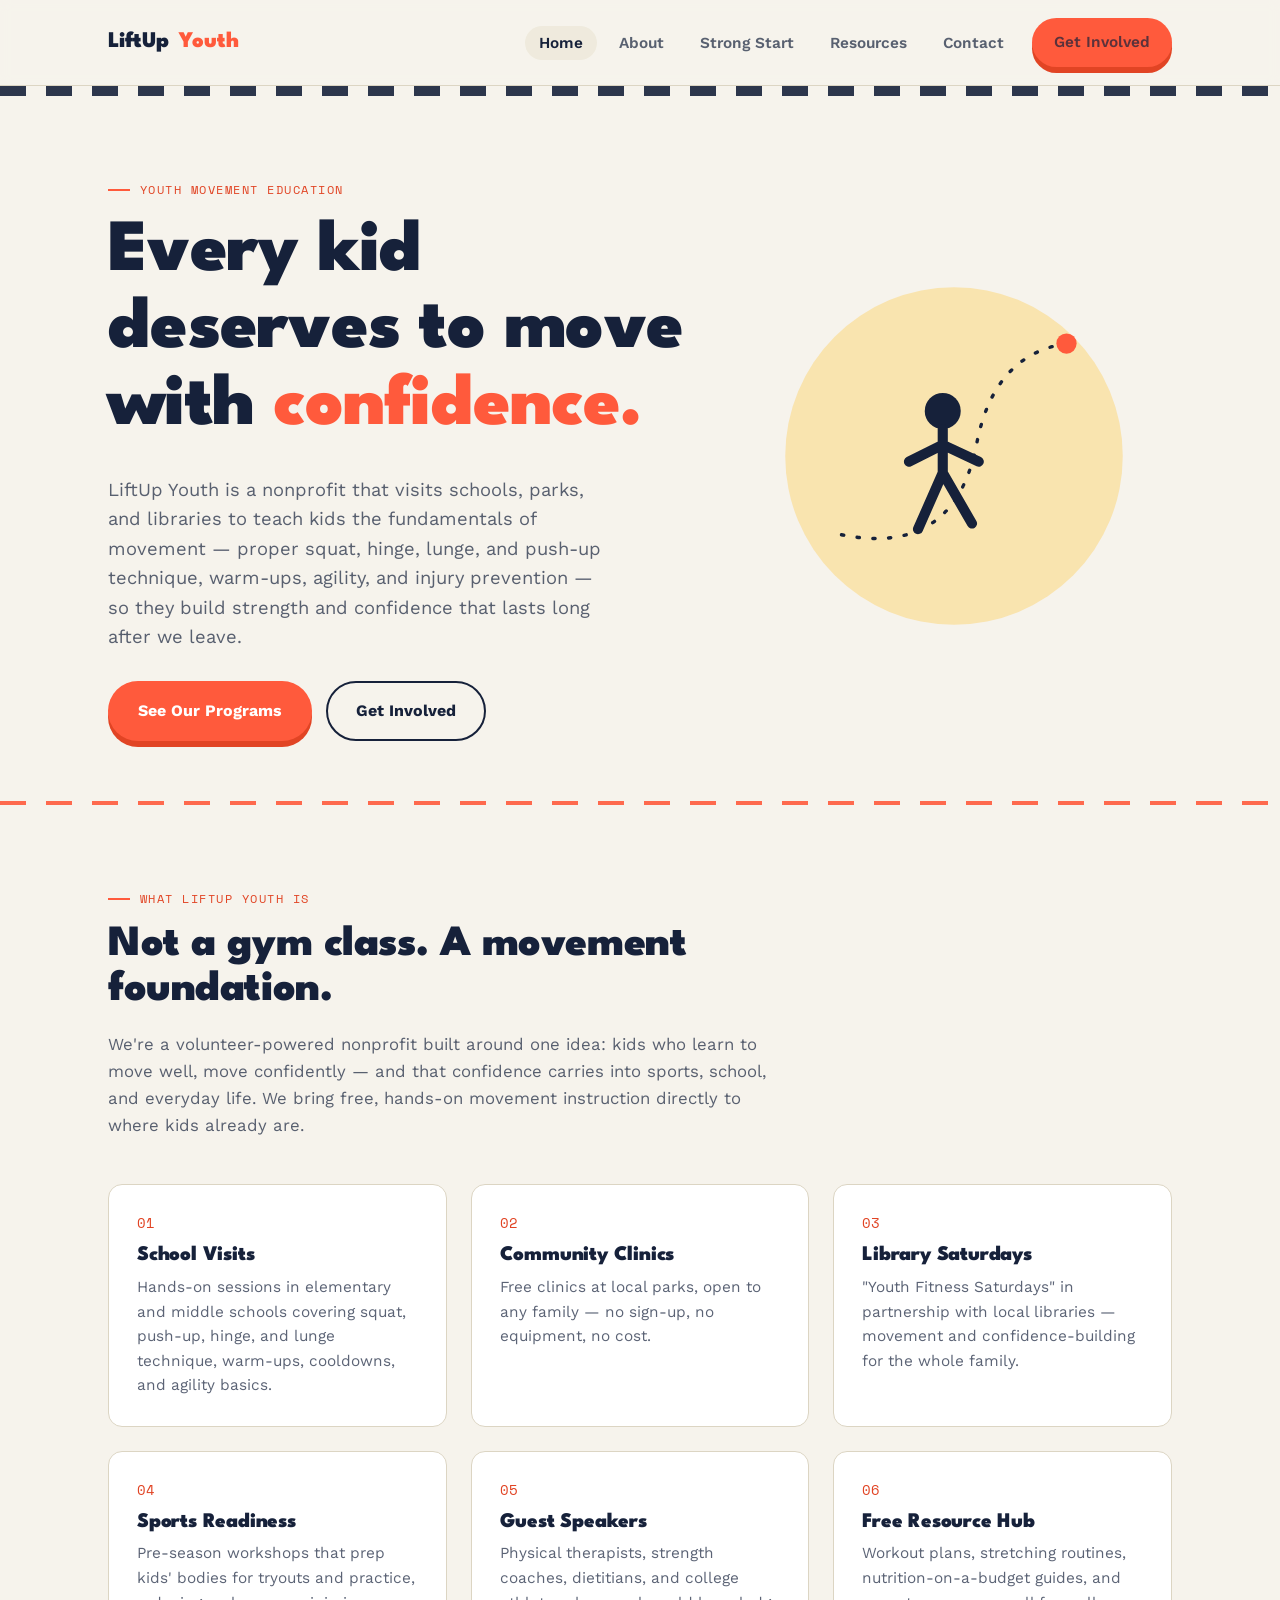
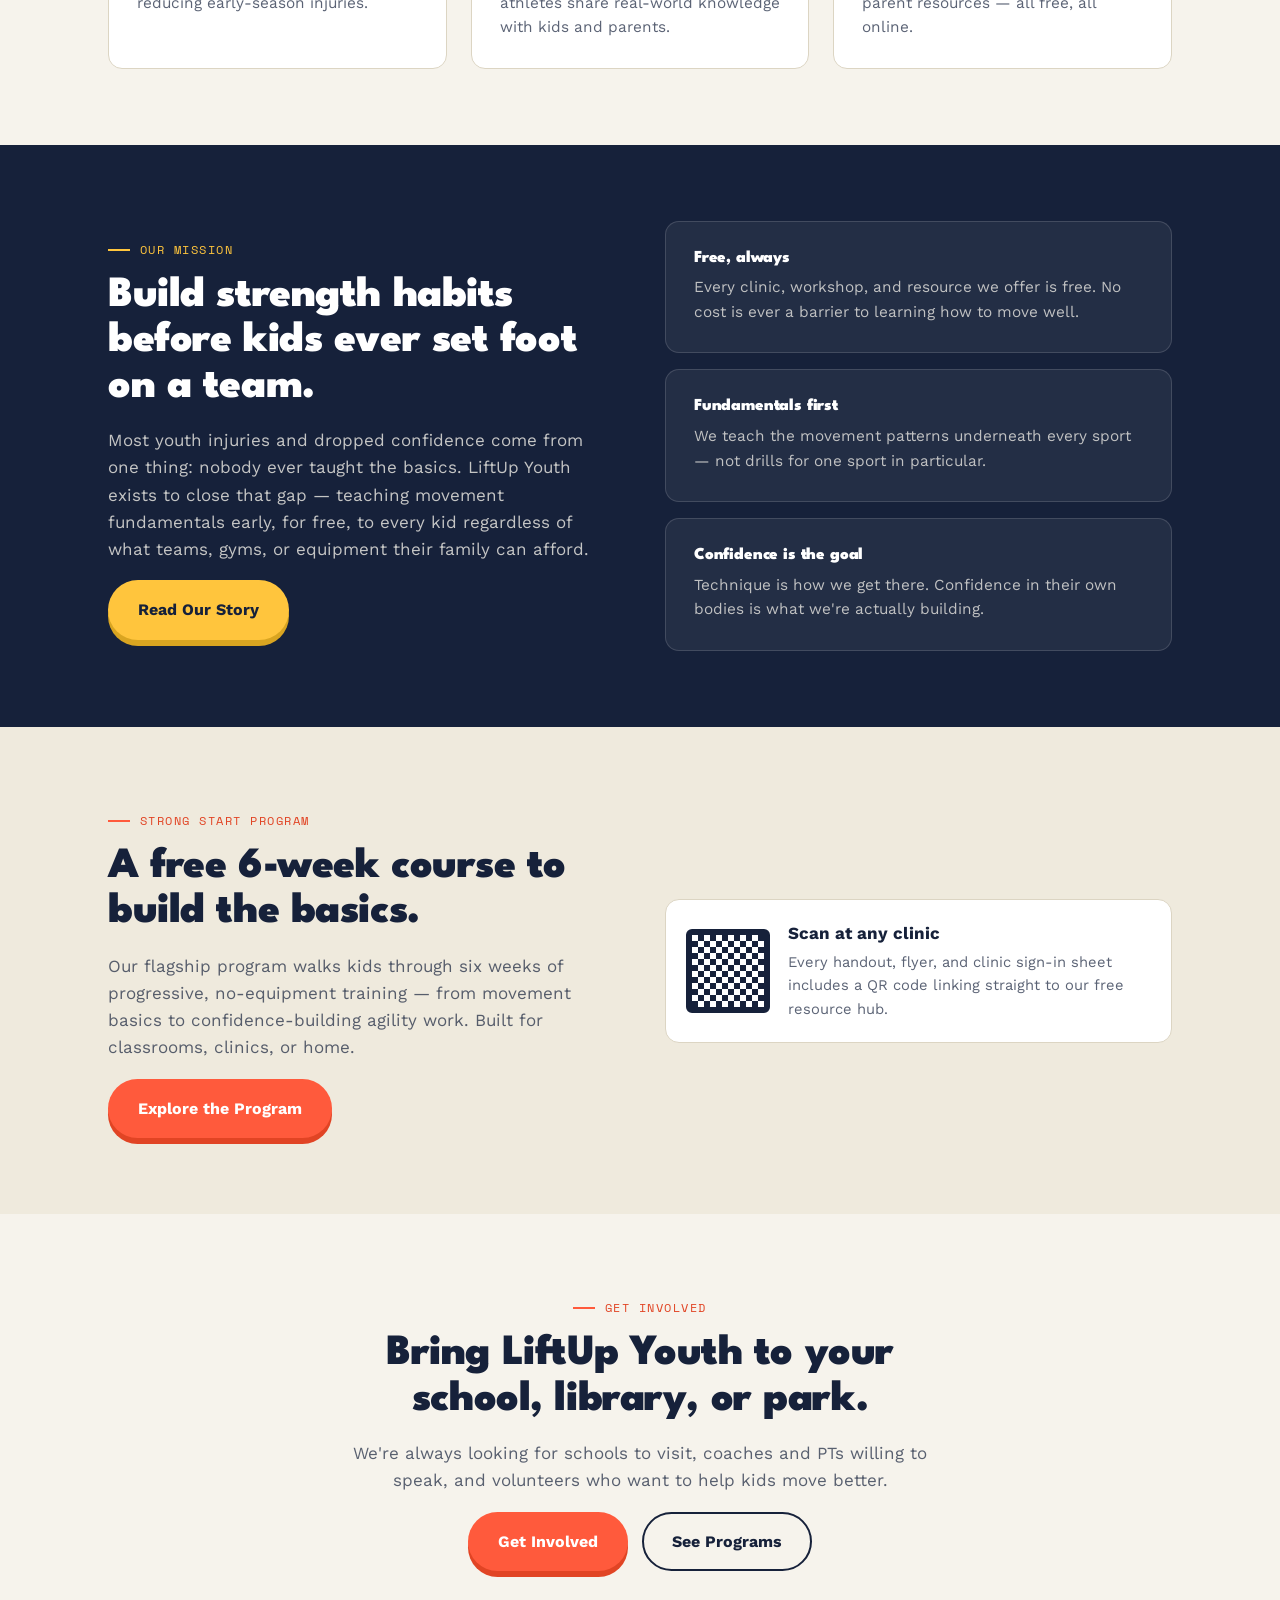
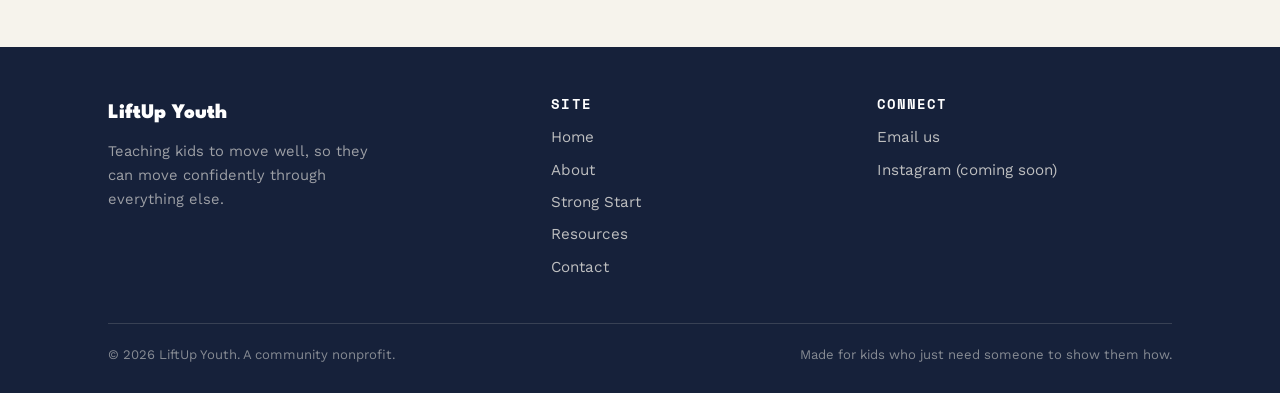
<file: index.html>
<!DOCTYPE html>
<html lang="en">
<head>
<meta charset="UTF-8">
<meta name="viewport" content="width=device-width, initial-scale=1.0">
<title>LiftUp Youth — Movement, Confidence, Community</title>
<meta name="description" content="LiftUp Youth teaches kids proper movement fundamentals, injury prevention, and confidence through free clinics, school visits, and workshops.">
<link rel="stylesheet" href="styles.css">
</head>
<body>

<header class="site">
  <nav class="nav">
    <a href="index.html" class="logo">LiftUp<span class="dot">Youth</span></a>
    <button class="nav-toggle" aria-label="Toggle menu" onclick="document.querySelector('.nav-links').classList.toggle('open')">
      <span></span><span></span><span></span>
    </button>
    <ul class="nav-links">
      <li><a href="index.html" class="active">Home</a></li>
      <li><a href="about.html">About</a></li>
      <li><a href="strong-start.html">Strong Start</a></li>
      <li><a href="resources.html">Resources</a></li>
      <li><a href="contact.html">Contact</a></li>
      <li class="nav-cta"><a href="contact.html" class="btn btn-primary" style="padding:10px 20px;">Get Involved</a></li>
    </ul>
  </nav>
</header>

<div class="lane-divider"></div>

<section class="hero">
  <div class="wrap hero-grid">
    <div>
      <div class="eyebrow">Youth movement education</div>
      <h1>Every kid deserves to move with <span class="hl">confidence.</span></h1>
      <p class="hero-sub">LiftUp Youth is a nonprofit that visits schools, parks, and libraries to teach kids the fundamentals of movement — proper squat, hinge, lunge, and push-up technique, warm-ups, agility, and injury prevention — so they build strength and confidence that lasts long after we leave.</p>
      <div class="hero-actions">
        <a href="strong-start.html" class="btn btn-primary">See Our Programs</a>
        <a href="contact.html" class="btn btn-outline">Get Involved</a>
      </div>
    </div>
    <div class="hero-art">
      <svg viewBox="0 0 320 320" width="100%" style="max-width:360px;">
        <circle cx="160" cy="160" r="150" fill="var(--track)" opacity="0.35"/>
        <!-- motion path: squat to jump arc -->
        <path d="M 60 230 Q 160 250 180 150 Q 195 70 260 60" fill="none" stroke="var(--ink)" stroke-width="3" stroke-dasharray="2 12" stroke-linecap="round"/>
        <!-- simple athlete figure mid-squat -->
        <circle cx="150" cy="120" r="16" fill="var(--ink)"/>
        <path d="M150 136 L150 175 M150 150 L120 165 M150 150 L182 165 M150 175 L128 225 M150 175 L176 220" stroke="var(--ink)" stroke-width="9" stroke-linecap="round" fill="none"/>
        <circle cx="260" cy="60" r="9" fill="var(--coral)"/>
      </svg>
    </div>
  </div>
</section>

<div class="lane-divider coral thin"></div>

<section>
  <div class="wrap">
    <div class="section-head">
      <div class="eyebrow">What LiftUp Youth is</div>
      <h2>Not a gym class. A movement foundation.</h2>
      <p style="color:var(--ink-70); font-size:1.05rem;">We're a volunteer-powered nonprofit built around one idea: kids who learn to move well, move confidently — and that confidence carries into sports, school, and everyday life. We bring free, hands-on movement instruction directly to where kids already are.</p>
    </div>

    <div class="grid grid-3">
      <div class="card">
        <span class="num">01</span>
        <h3>School Visits</h3>
        <p>Hands-on sessions in elementary and middle schools covering squat, push-up, hinge, and lunge technique, warm-ups, cooldowns, and agility basics.</p>
      </div>
      <div class="card">
        <span class="num">02</span>
        <h3>Community Clinics</h3>
        <p>Free clinics at local parks, open to any family — no sign-up, no equipment, no cost.</p>
      </div>
      <div class="card">
        <span class="num">03</span>
        <h3>Library Saturdays</h3>
        <p>"Youth Fitness Saturdays" in partnership with local libraries — movement and confidence-building for the whole family.</p>
      </div>
      <div class="card">
        <span class="num">04</span>
        <h3>Sports Readiness</h3>
        <p>Pre-season workshops that prep kids' bodies for tryouts and practice, reducing early-season injuries.</p>
      </div>
      <div class="card">
        <span class="num">05</span>
        <h3>Guest Speakers</h3>
        <p>Physical therapists, strength coaches, dietitians, and college athletes share real-world knowledge with kids and parents.</p>
      </div>
      <div class="card">
        <span class="num">06</span>
        <h3>Free Resource Hub</h3>
        <p>Workout plans, stretching routines, nutrition-on-a-budget guides, and parent resources — all free, all online.</p>
      </div>
    </div>
  </div>
</section>

<section class="bg-ink">
  <div class="wrap">
    <div class="grid grid-2" style="align-items:center; gap:50px;">
      <div>
        <div class="eyebrow">Our mission</div>
        <h2>Build strength habits before kids ever set foot on a team.</h2>
        <p>Most youth injuries and dropped confidence come from one thing: nobody ever taught the basics. LiftUp Youth exists to close that gap — teaching movement fundamentals early, for free, to every kid regardless of what teams, gyms, or equipment their family can afford.</p>
        <a href="about.html" class="btn btn-track">Read Our Story</a>
      </div>
      <div class="grid" style="gap:16px;">
        <div class="card on-ink">
          <h3 style="font-size:1.05rem;">Free, always</h3>
          <p>Every clinic, workshop, and resource we offer is free. No cost is ever a barrier to learning how to move well.</p>
        </div>
        <div class="card on-ink">
          <h3 style="font-size:1.05rem;">Fundamentals first</h3>
          <p>We teach the movement patterns underneath every sport — not drills for one sport in particular.</p>
        </div>
        <div class="card on-ink">
          <h3 style="font-size:1.05rem;">Confidence is the goal</h3>
          <p>Technique is how we get there. Confidence in their own bodies is what we're actually building.</p>
        </div>
      </div>
    </div>
  </div>
</section>

<section class="bg-chalk-2">
  <div class="wrap">
    <div class="grid grid-2" style="align-items:center; gap:50px;">
      <div>
        <div class="eyebrow">Strong Start Program</div>
        <h2>A free 6-week course to build the basics.</h2>
        <p style="color:var(--ink-70);">Our flagship program walks kids through six weeks of progressive, no-equipment training — from movement basics to confidence-building agility work. Built for classrooms, clinics, or home.</p>
        <a href="strong-start.html" class="btn btn-primary">Explore the Program</a>
      </div>
      <div class="qr-block">
        <div class="qr-box"></div>
        <div>
          <strong style="display:block; margin-bottom:4px;">Scan at any clinic</strong>
          <p style="margin:0; color:var(--ink-70); font-size:0.92rem;">Every handout, flyer, and clinic sign-in sheet includes a QR code linking straight to our free resource hub.</p>
        </div>
      </div>
    </div>
  </div>
</section>

<section>
  <div class="wrap center" style="max-width:640px;">
    <div class="eyebrow center">Get involved</div>
    <h2>Bring LiftUp Youth to your school, library, or park.</h2>
    <p style="color:var(--ink-70);">We're always looking for schools to visit, coaches and PTs willing to speak, and volunteers who want to help kids move better.</p>
    <div class="hero-actions" style="justify-content:center;">
      <a href="contact.html" class="btn btn-primary">Get Involved</a>
      <a href="strong-start.html" class="btn btn-outline">See Programs</a>
    </div>
  </div>
</section>

<footer class="site">
  <div class="wrap">
    <div class="foot-grid">
      <div>
        <span class="foot-logo">LiftUp Youth</span>
        <p style="max-width:32ch; color:rgba(246,243,236,0.6); font-size:0.92rem;">Teaching kids to move well, so they can move confidently through everything else.</p>
      </div>
      <div>
        <h4>Site</h4>
        <a href="index.html">Home</a>
        <a href="about.html">About</a>
        <a href="strong-start.html">Strong Start</a>
        <a href="resources.html">Resources</a>
        <a href="contact.html">Contact</a>
      </div>
      <div>
        <h4>Connect</h4>
        <a href="contact.html">Email us</a>
        <a href="#">Instagram (coming soon)</a>
      </div>
    </div>
    <div class="foot-bottom">
      <span>© 2026 LiftUp Youth. A community nonprofit.</span>
      <span>Made for kids who just need someone to show them how.</span>
    </div>
  </div>
</footer>

<script src="script.js"></script>
</body>
</html>
</file>
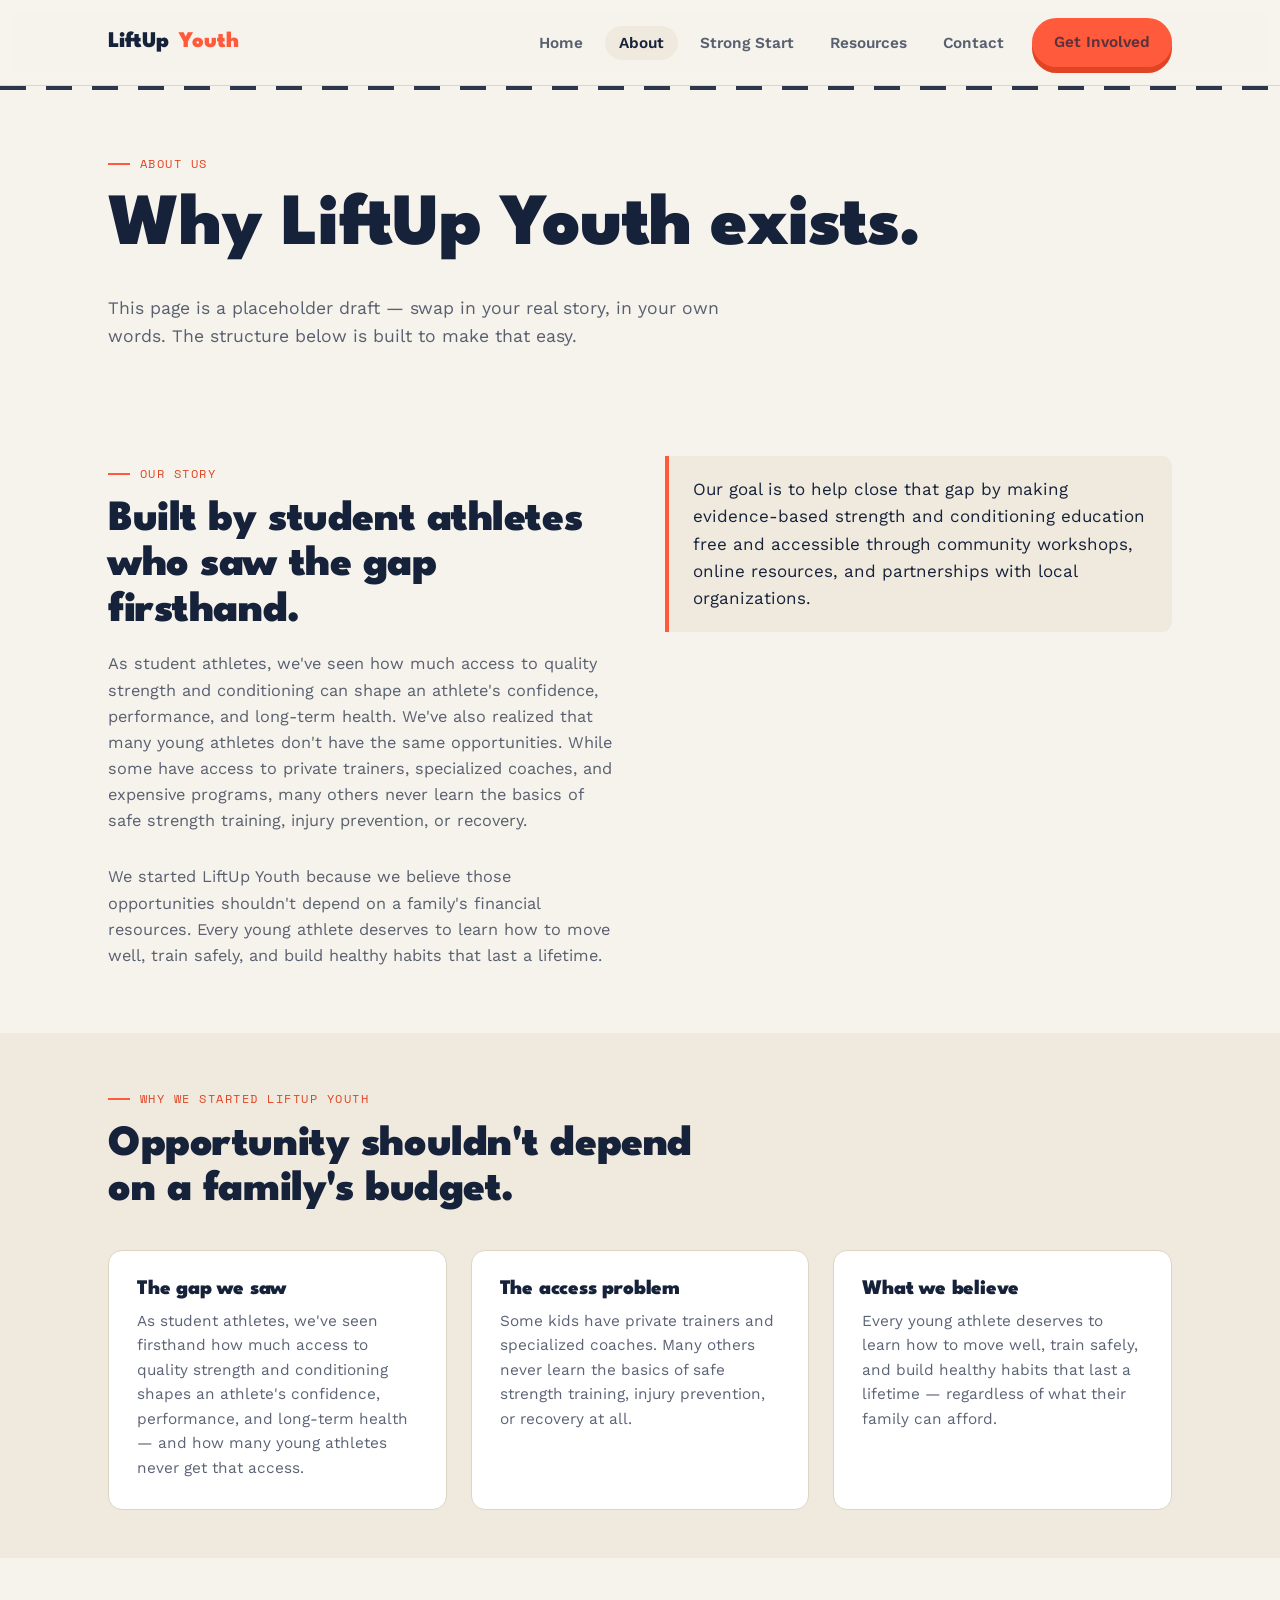
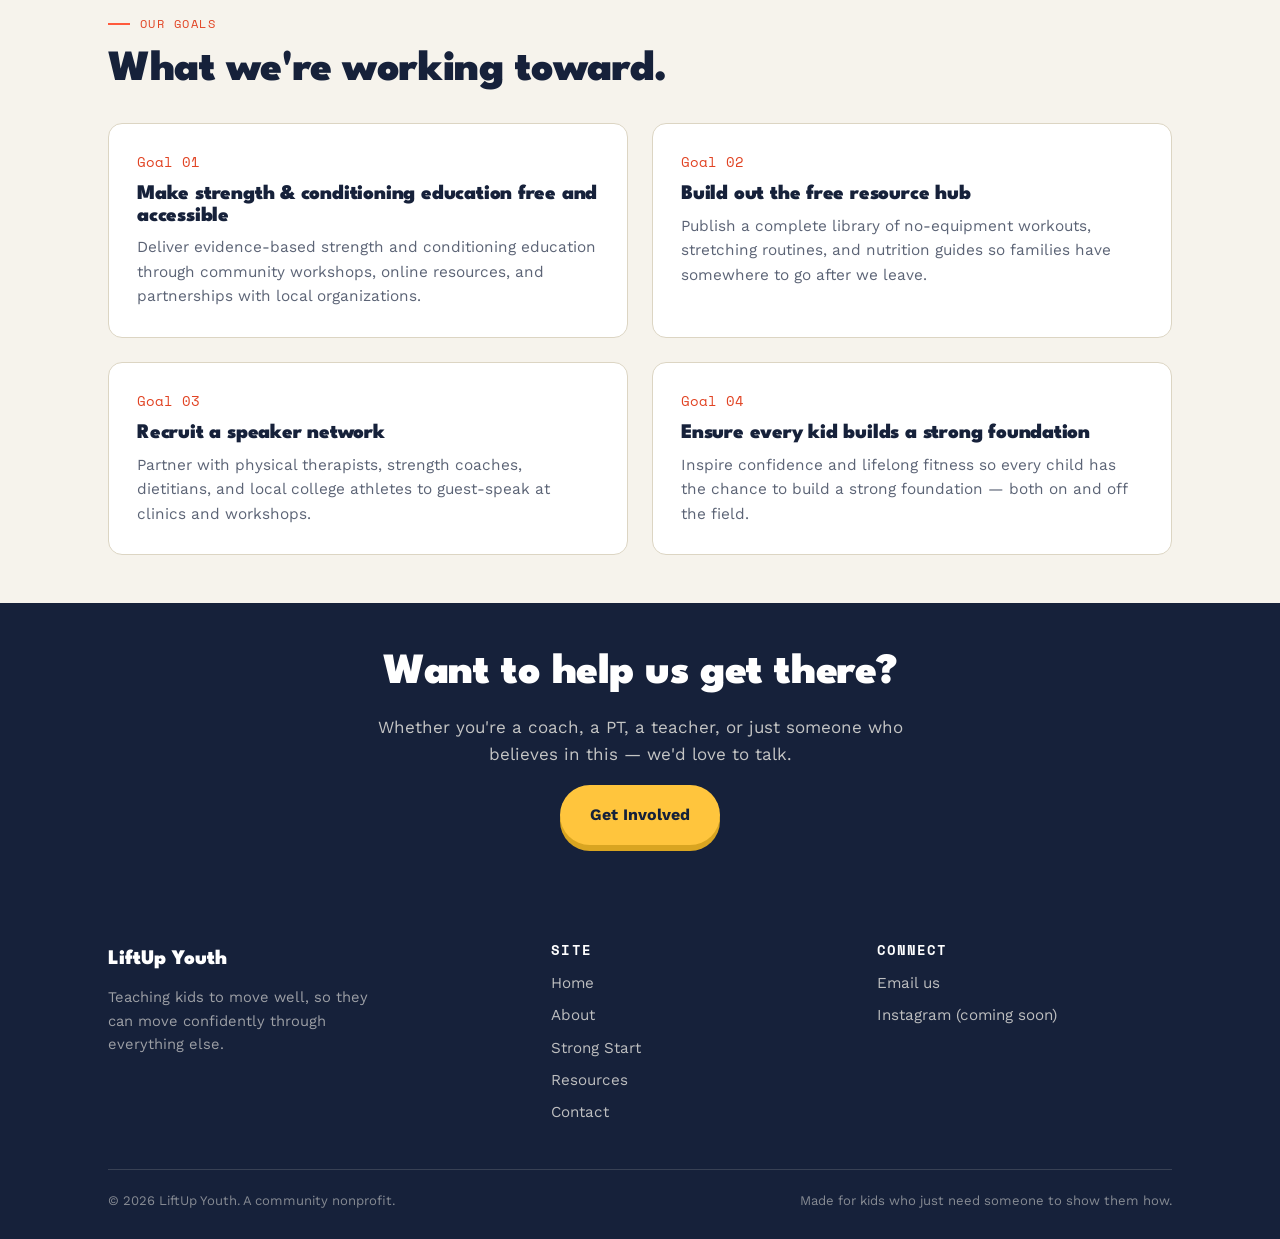
<file: about.html>
<!DOCTYPE html>
<html lang="en">
<head>
<meta charset="UTF-8">
<meta name="viewport" content="width=device-width, initial-scale=1.0">
<title>About — LiftUp Youth</title>
<meta name="description" content="Why LiftUp Youth exists, our story, and our goals for youth movement education.">
<link rel="stylesheet" href="styles.css">
</head>
<body>

<header class="site">
  <nav class="nav">
    <a href="index.html" class="logo">LiftUp<span class="dot">Youth</span></a>
    <button class="nav-toggle" aria-label="Toggle menu" onclick="document.querySelector('.nav-links').classList.toggle('open')">
      <span></span><span></span><span></span>
    </button>
    <ul class="nav-links">
      <li><a href="index.html">Home</a></li>
      <li><a href="about.html" class="active">About</a></li>
      <li><a href="strong-start.html">Strong Start</a></li>
      <li><a href="resources.html">Resources</a></li>
      <li><a href="contact.html">Contact</a></li>
      <li class="nav-cta"><a href="contact.html" class="btn btn-primary" style="padding:10px 20px;">Get Involved</a></li>
    </ul>
  </nav>
</header>
<div class="lane-divider thin"></div>

<section class="page-hero">
  <div class="wrap">
    <div class="eyebrow">About us</div>
    <h1>Why LiftUp Youth exists.</h1>
    <p class="lead">This page is a placeholder draft — swap in your real story, in your own words. The structure below is built to make that easy.</p>
  </div>
</section>

<section class="tight">
  <div class="wrap">
    <div class="grid grid-2" style="gap:50px; align-items:start;">
      <div>
        <div class="eyebrow">Our story</div>
        <h2>Built by student athletes who saw the gap firsthand.</h2>
        <div class="stack" style="color:var(--ink-70); font-size:1.02rem;">
          <p>As student athletes, we've seen how much access to quality strength and conditioning can shape an athlete's confidence, performance, and long-term health. We've also realized that many young athletes don't have the same opportunities. While some have access to private trainers, specialized coaches, and expensive programs, many others never learn the basics of safe strength training, injury prevention, or recovery.</p>
          <p>We started LiftUp Youth because we believe those opportunities shouldn't depend on a family's financial resources. Every young athlete deserves to learn how to move well, train safely, and build healthy habits that last a lifetime.</p>
        </div>
      </div>
      <div class="callout">
        <p>Our goal is to help close that gap by making evidence-based strength and conditioning education free and accessible through community workshops, online resources, and partnerships with local organizations.</p>
      </div>
    </div>
  </div>
</section>

<section class="bg-chalk-2 tight">
  <div class="wrap">
    <div class="eyebrow">Why we started LiftUp Youth</div>
    <h2 style="max-width:24ch;">Opportunity shouldn't depend on a family's budget.</h2>
    <div class="grid grid-3" style="margin-top:36px;">
      <div class="card">
        <h3>The gap we saw</h3>
        <p>As student athletes, we've seen firsthand how much access to quality strength and conditioning shapes an athlete's confidence, performance, and long-term health — and how many young athletes never get that access.</p>
      </div>
      <div class="card">
        <h3>The access problem</h3>
        <p>Some kids have private trainers and specialized coaches. Many others never learn the basics of safe strength training, injury prevention, or recovery at all.</p>
      </div>
      <div class="card">
        <h3>What we believe</h3>
        <p>Every young athlete deserves to learn how to move well, train safely, and build healthy habits that last a lifetime — regardless of what their family can afford.</p>
      </div>
    </div>
  </div>
</section>

<section class="tight">
  <div class="wrap">
    <div class="eyebrow">Our goals</div>
    <h2>What we're working toward.</h2>
    <div class="grid grid-2" style="margin-top:30px;">
      <div class="card">
        <span class="num">Goal 01</span>
        <h3>Make strength &amp; conditioning education free and accessible</h3>
        <p>Deliver evidence-based strength and conditioning education through community workshops, online resources, and partnerships with local organizations.</p>
      </div>
      <div class="card">
        <span class="num">Goal 02</span>
        <h3>Build out the free resource hub</h3>
        <p>Publish a complete library of no-equipment workouts, stretching routines, and nutrition guides so families have somewhere to go after we leave.</p>
      </div>
      <div class="card">
        <span class="num">Goal 03</span>
        <h3>Recruit a speaker network</h3>
        <p>Partner with physical therapists, strength coaches, dietitians, and local college athletes to guest-speak at clinics and workshops.</p>
      </div>
      <div class="card">
        <span class="num">Goal 04</span>
        <h3>Ensure every kid builds a strong foundation</h3>
        <p>Inspire confidence and lifelong fitness so every child has the chance to build a strong foundation — both on and off the field.</p>
      </div>
    </div>
  </div>
</section>

<section class="bg-ink tight">
  <div class="wrap center" style="max-width:600px;">
    <h2>Want to help us get there?</h2>
    <p>Whether you're a coach, a PT, a teacher, or just someone who believes in this — we'd love to talk.</p>
    <a href="contact.html" class="btn btn-track">Get Involved</a>
  </div>
</section>

<footer class="site">
  <div class="wrap">
    <div class="foot-grid">
      <div>
        <span class="foot-logo">LiftUp Youth</span>
        <p style="max-width:32ch; color:rgba(246,243,236,0.6); font-size:0.92rem;">Teaching kids to move well, so they can move confidently through everything else.</p>
      </div>
      <div>
        <h4>Site</h4>
        <a href="index.html">Home</a>
        <a href="about.html">About</a>
        <a href="strong-start.html">Strong Start</a>
        <a href="resources.html">Resources</a>
        <a href="contact.html">Contact</a>
      </div>
      <div>
        <h4>Connect</h4>
        <a href="contact.html">Email us</a>
        <a href="#">Instagram (coming soon)</a>
      </div>
    </div>
    <div class="foot-bottom">
      <span>© 2026 LiftUp Youth. A community nonprofit.</span>
      <span>Made for kids who just need someone to show them how.</span>
    </div>
  </div>
</footer>

<script src="script.js"></script>
</body>
</html>
</file>
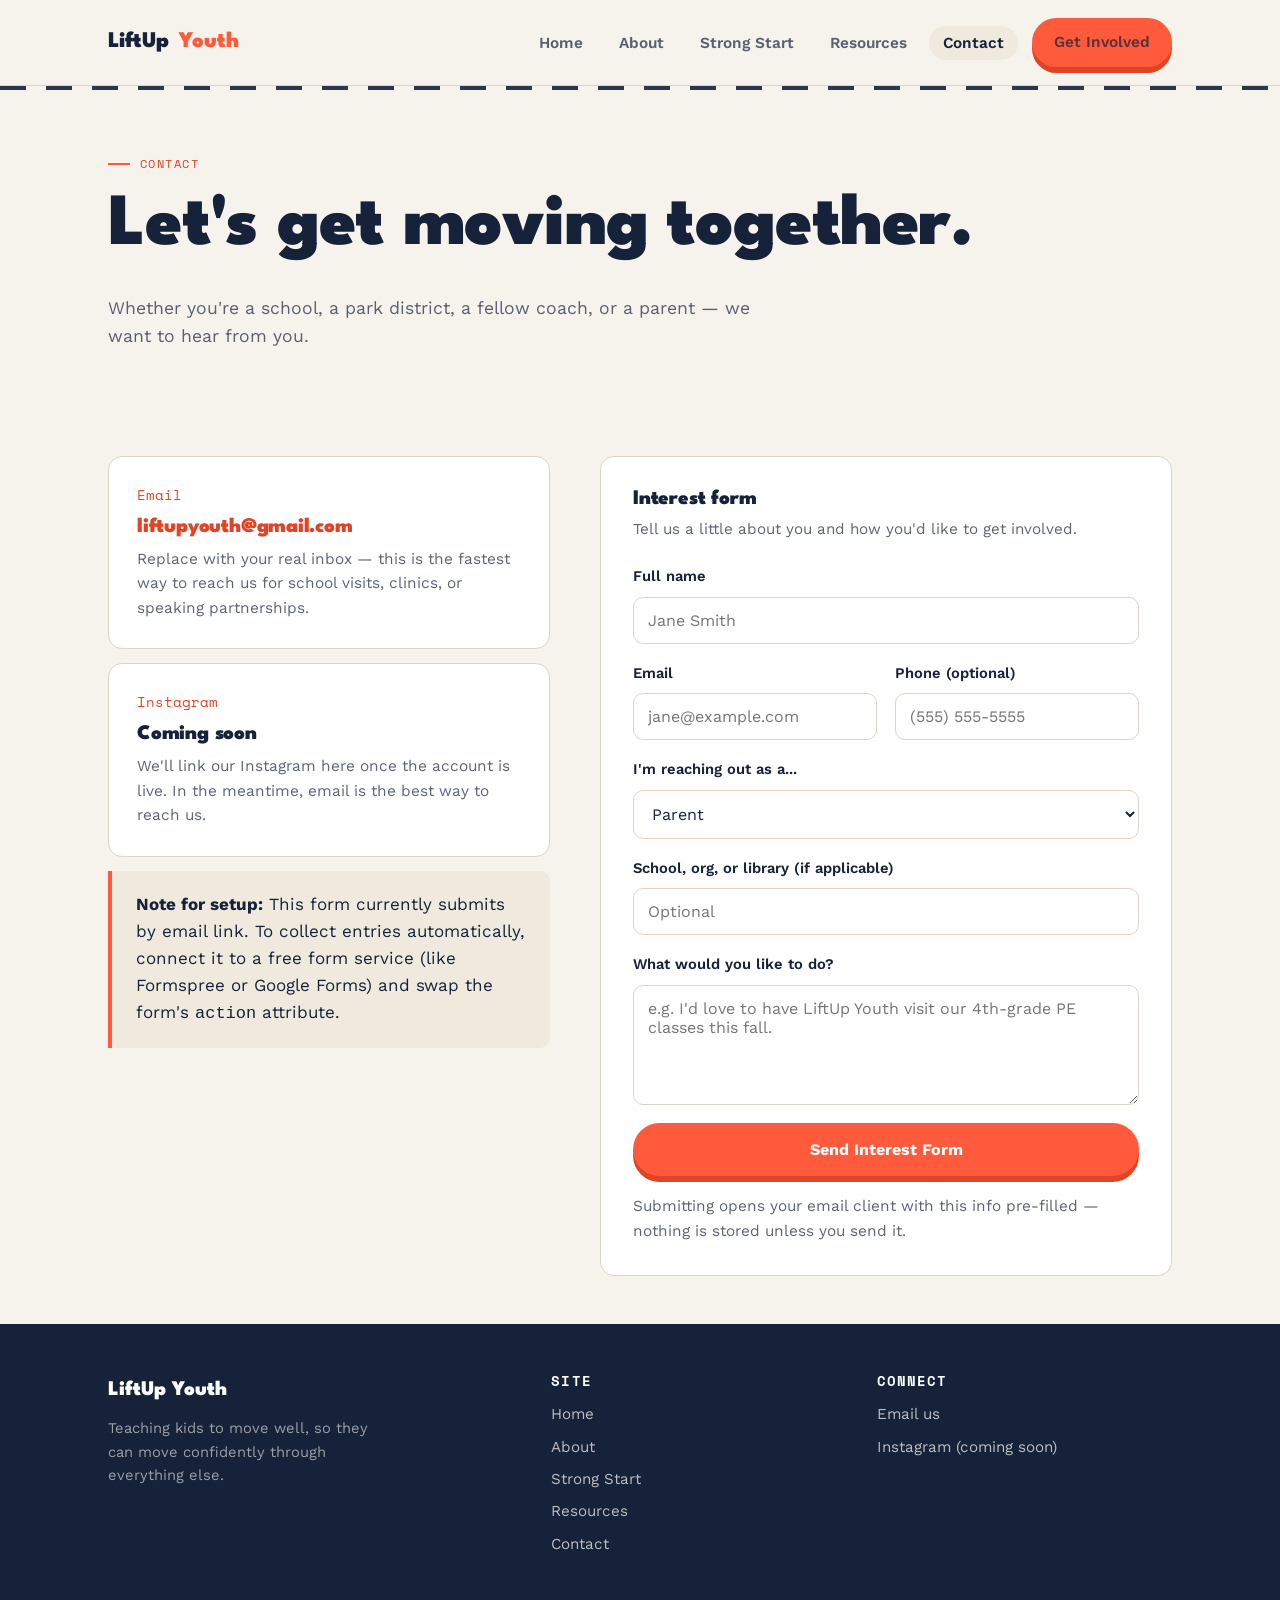
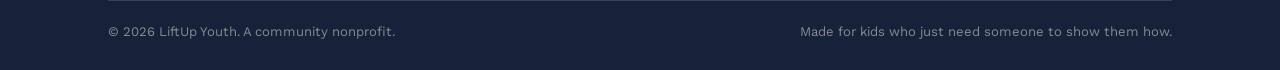
<file: contact.html>
<!DOCTYPE html>
<html lang="en">
<head>
<meta charset="UTF-8">
<meta name="viewport" content="width=device-width, initial-scale=1.0">
<title>Contact — LiftUp Youth</title>
<meta name="description" content="Get in touch with LiftUp Youth or fill out our interest form.">
<link rel="stylesheet" href="styles.css">
</head>
<body>

<header class="site">
  <nav class="nav">
    <a href="index.html" class="logo">LiftUp<span class="dot">Youth</span></a>
    <button class="nav-toggle" aria-label="Toggle menu" onclick="document.querySelector('.nav-links').classList.toggle('open')">
      <span></span><span></span><span></span>
    </button>
    <ul class="nav-links">
      <li><a href="index.html">Home</a></li>
      <li><a href="about.html">About</a></li>
      <li><a href="strong-start.html">Strong Start</a></li>
      <li><a href="resources.html">Resources</a></li>
      <li><a href="contact.html" class="active">Contact</a></li>
      <li class="nav-cta"><a href="contact.html" class="btn btn-primary" style="padding:10px 20px;">Get Involved</a></li>
    </ul>
  </nav>
</header>
<div class="lane-divider thin"></div>

<section class="page-hero">
  <div class="wrap">
    <div class="eyebrow">Contact</div>
    <h1>Let's get moving together.</h1>
    <p class="lead">Whether you're a school, a park district, a fellow coach, or a parent — we want to hear from you.</p>
  </div>
</section>

<section class="tight">
  <div class="wrap">
    <div class="grid grid-2" style="gap:50px; align-items:start;">

      <div class="stack">
        <div class="card">
          <span class="num">Email</span>
          <h3><a href="mailto:liftupyouth@gmail.com" style="text-decoration:none; color:var(--coral-dark);">liftupyouth@gmail.com</a></h3>
          <p>Replace with your real inbox — this is the fastest way to reach us for school visits, clinics, or speaking partnerships.</p>
        </div>
        <div class="card">
          <span class="num">Instagram</span>
          <h3>Coming soon</h3>
          <p>We'll link our Instagram here once the account is live. In the meantime, email is the best way to reach us.</p>
        </div>
        <div class="callout">
          <p><strong>Note for setup:</strong> This form currently submits by email link. To collect entries automatically, connect it to a free form service (like Formspree or Google Forms) and swap the form's <code>action</code> attribute.</p>
        </div>
      </div>

      <div class="card" style="padding:32px;">
        <h3 style="margin-bottom:6px;">Interest form</h3>
        <p style="color:var(--ink-70); margin-bottom:24px; font-size:0.95rem;">Tell us a little about you and how you'd like to get involved.</p>

        <form class="contact-form" id="interestForm">
          <div class="form-row">
            <label for="name">Full name</label>
            <input type="text" id="name" name="name" required placeholder="Jane Smith">
          </div>

          <div class="form-row two">
            <div class="form-row">
              <label for="email">Email</label>
              <input type="email" id="email" name="email" required placeholder="jane@example.com">
            </div>
            <div class="form-row">
              <label for="phone">Phone (optional)</label>
              <input type="tel" id="phone" name="phone" placeholder="(555) 555-5555">
            </div>
          </div>

          <div class="form-row">
            <label for="role">I'm reaching out as a...</label>
            <select id="role" name="role">
              <option>Parent</option>
              <option>Teacher / school staff</option>
              <option>Coach or PT / dietitian (speaker interest)</option>
              <option>Volunteer</option>
              <option>Library / community org</option>
              <option>Donor / sponsor</option>
              <option>Other</option>
            </select>
          </div>

          <div class="form-row">
            <label for="org">School, org, or library (if applicable)</label>
            <input type="text" id="org" name="org" placeholder="Optional">
          </div>

          <div class="form-row">
            <label for="message">What would you like to do?</label>
            <textarea id="message" name="message" placeholder="e.g. I'd love to have LiftUp Youth visit our 4th-grade PE classes this fall."></textarea>
          </div>

          <button type="submit" class="btn btn-primary">Send Interest Form</button>
          <p class="form-note">Submitting opens your email client with this info pre-filled — nothing is stored unless you send it.</p>
        </form>
      </div>

    </div>
  </div>
</section>

<footer class="site">
  <div class="wrap">
    <div class="foot-grid">
      <div>
        <span class="foot-logo">LiftUp Youth</span>
        <p style="max-width:32ch; color:rgba(246,243,236,0.6); font-size:0.92rem;">Teaching kids to move well, so they can move confidently through everything else.</p>
      </div>
      <div>
        <h4>Site</h4>
        <a href="index.html">Home</a>
        <a href="about.html">About</a>
        <a href="strong-start.html">Strong Start</a>
        <a href="resources.html">Resources</a>
        <a href="contact.html">Contact</a>
      </div>
      <div>
        <h4>Connect</h4>
        <a href="contact.html">Email us</a>
        <a href="#">Instagram (coming soon)</a>
      </div>
    </div>
    <div class="foot-bottom">
      <span>© 2026 LiftUp Youth. A community nonprofit.</span>
      <span>Made for kids who just need someone to show them how.</span>
    </div>
  </div>
</footer>

<script src="script.js"></script>
</body>
</html>
</file>
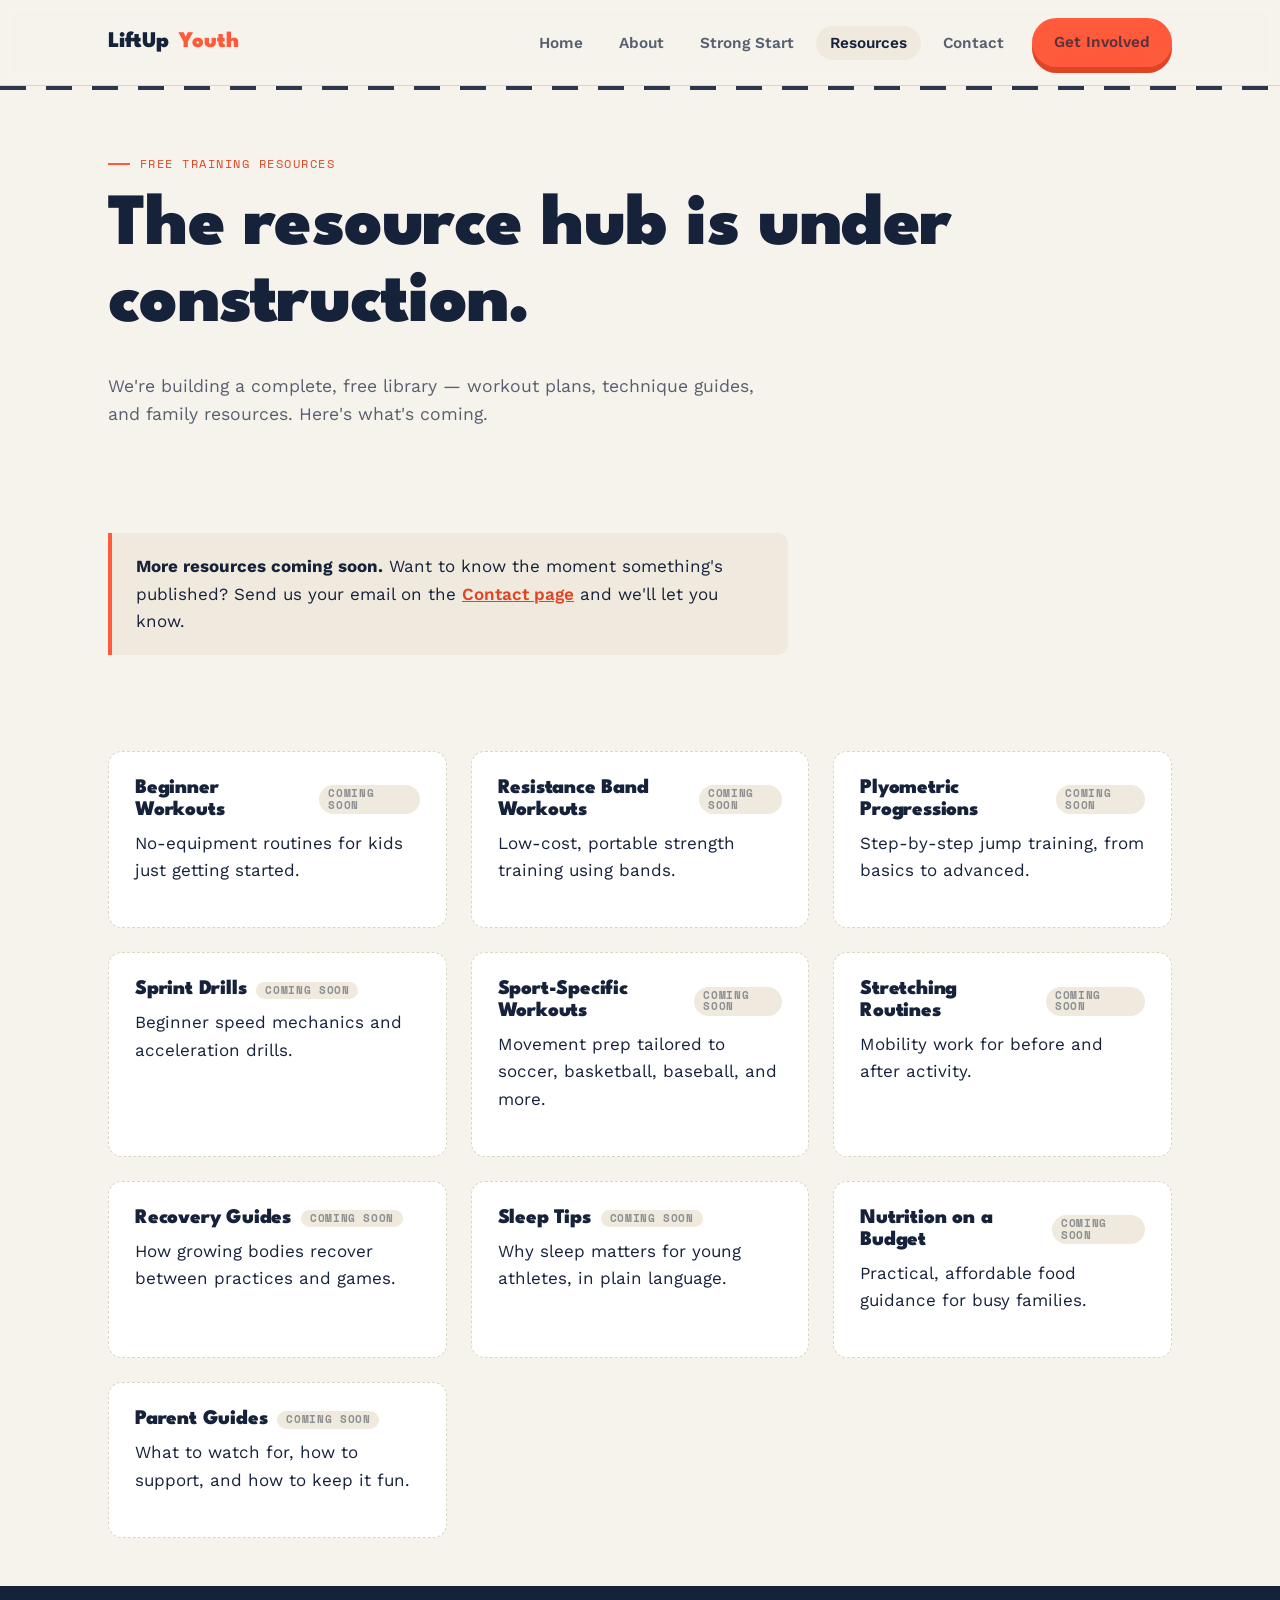
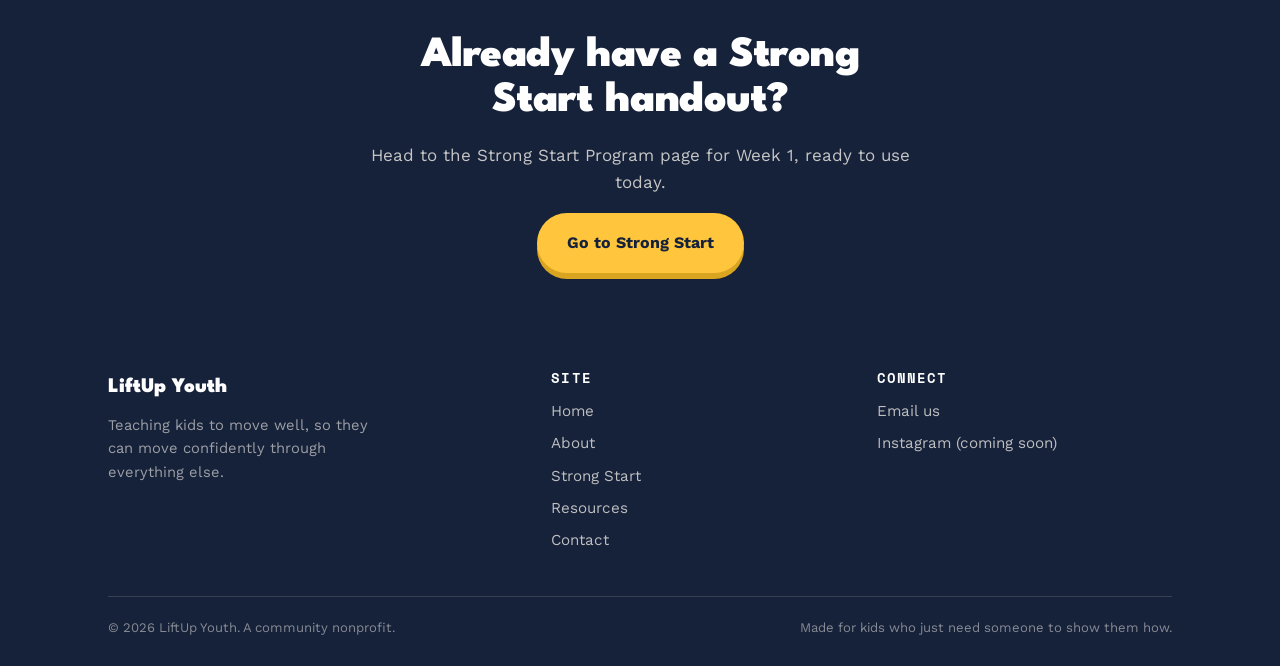
<file: resources.html>
<!DOCTYPE html>
<html lang="en">
<head>
<meta charset="UTF-8">
<meta name="viewport" content="width=device-width, initial-scale=1.0">
<title>Resources — LiftUp Youth</title>
<meta name="description" content="Free training resources from LiftUp Youth — coming soon.">
<link rel="stylesheet" href="styles.css">
</head>
<body>

<header class="site">
  <nav class="nav">
    <a href="index.html" class="logo">LiftUp<span class="dot">Youth</span></a>
    <button class="nav-toggle" aria-label="Toggle menu" onclick="document.querySelector('.nav-links').classList.toggle('open')">
      <span></span><span></span><span></span>
    </button>
    <ul class="nav-links">
      <li><a href="index.html">Home</a></li>
      <li><a href="about.html">About</a></li>
      <li><a href="strong-start.html">Strong Start</a></li>
      <li><a href="resources.html" class="active">Resources</a></li>
      <li><a href="contact.html">Contact</a></li>
      <li class="nav-cta"><a href="contact.html" class="btn btn-primary" style="padding:10px 20px;">Get Involved</a></li>
    </ul>
  </nav>
</header>
<div class="lane-divider thin"></div>

<section class="page-hero">
  <div class="wrap">
    <div class="eyebrow">Free training resources</div>
    <h1>The resource hub is under construction.</h1>
    <p class="lead">We're building a complete, free library — workout plans, technique guides, and family resources. Here's what's coming.</p>
  </div>
</section>

<section class="tight">
  <div class="wrap">
    <div class="callout" style="max-width:680px;">
      <p><strong>More resources coming soon.</strong> Want to know the moment something's published? Send us your email on the <a href="contact.html" style="color:var(--coral-dark); font-weight:600;">Contact page</a> and we'll let you know.</p>
    </div>
  </div>
</section>

<section class="tight">
  <div class="wrap">
    <div class="grid grid-3">
      <div class="resource-card">
        <h3>Beginner Workouts <span class="soon">Coming soon</span></h3>
        <p>No-equipment routines for kids just getting started.</p>
      </div>
      <div class="resource-card">
        <h3>Resistance Band Workouts <span class="soon">Coming soon</span></h3>
        <p>Low-cost, portable strength training using bands.</p>
      </div>
      <div class="resource-card">
        <h3>Plyometric Progressions <span class="soon">Coming soon</span></h3>
        <p>Step-by-step jump training, from basics to advanced.</p>
      </div>
      <div class="resource-card">
        <h3>Sprint Drills <span class="soon">Coming soon</span></h3>
        <p>Beginner speed mechanics and acceleration drills.</p>
      </div>
      <div class="resource-card">
        <h3>Sport-Specific Workouts <span class="soon">Coming soon</span></h3>
        <p>Movement prep tailored to soccer, basketball, baseball, and more.</p>
      </div>
      <div class="resource-card">
        <h3>Stretching Routines <span class="soon">Coming soon</span></h3>
        <p>Mobility work for before and after activity.</p>
      </div>
      <div class="resource-card">
        <h3>Recovery Guides <span class="soon">Coming soon</span></h3>
        <p>How growing bodies recover between practices and games.</p>
      </div>
      <div class="resource-card">
        <h3>Sleep Tips <span class="soon">Coming soon</span></h3>
        <p>Why sleep matters for young athletes, in plain language.</p>
      </div>
      <div class="resource-card">
        <h3>Nutrition on a Budget <span class="soon">Coming soon</span></h3>
        <p>Practical, affordable food guidance for busy families.</p>
      </div>
      <div class="resource-card">
        <h3>Parent Guides <span class="soon">Coming soon</span></h3>
        <p>What to watch for, how to support, and how to keep it fun.</p>
      </div>
    </div>
  </div>
</section>

<section class="bg-ink tight">
  <div class="wrap center" style="max-width:600px;">
    <h2>Already have a Strong Start handout?</h2>
    <p>Head to the Strong Start Program page for Week 1, ready to use today.</p>
    <a href="strong-start.html" class="btn btn-track">Go to Strong Start</a>
  </div>
</section>

<footer class="site">
  <div class="wrap">
    <div class="foot-grid">
      <div>
        <span class="foot-logo">LiftUp Youth</span>
        <p style="max-width:32ch; color:rgba(246,243,236,0.6); font-size:0.92rem;">Teaching kids to move well, so they can move confidently through everything else.</p>
      </div>
      <div>
        <h4>Site</h4>
        <a href="index.html">Home</a>
        <a href="about.html">About</a>
        <a href="strong-start.html">Strong Start</a>
        <a href="resources.html">Resources</a>
        <a href="contact.html">Contact</a>
      </div>
      <div>
        <h4>Connect</h4>
        <a href="contact.html">Email us</a>
        <a href="#">Instagram (coming soon)</a>
      </div>
    </div>
    <div class="foot-bottom">
      <span>© 2026 LiftUp Youth. A community nonprofit.</span>
      <span>Made for kids who just need someone to show them how.</span>
    </div>
  </div>
</footer>

<script src="script.js"></script>
</body>
</html>
</file>
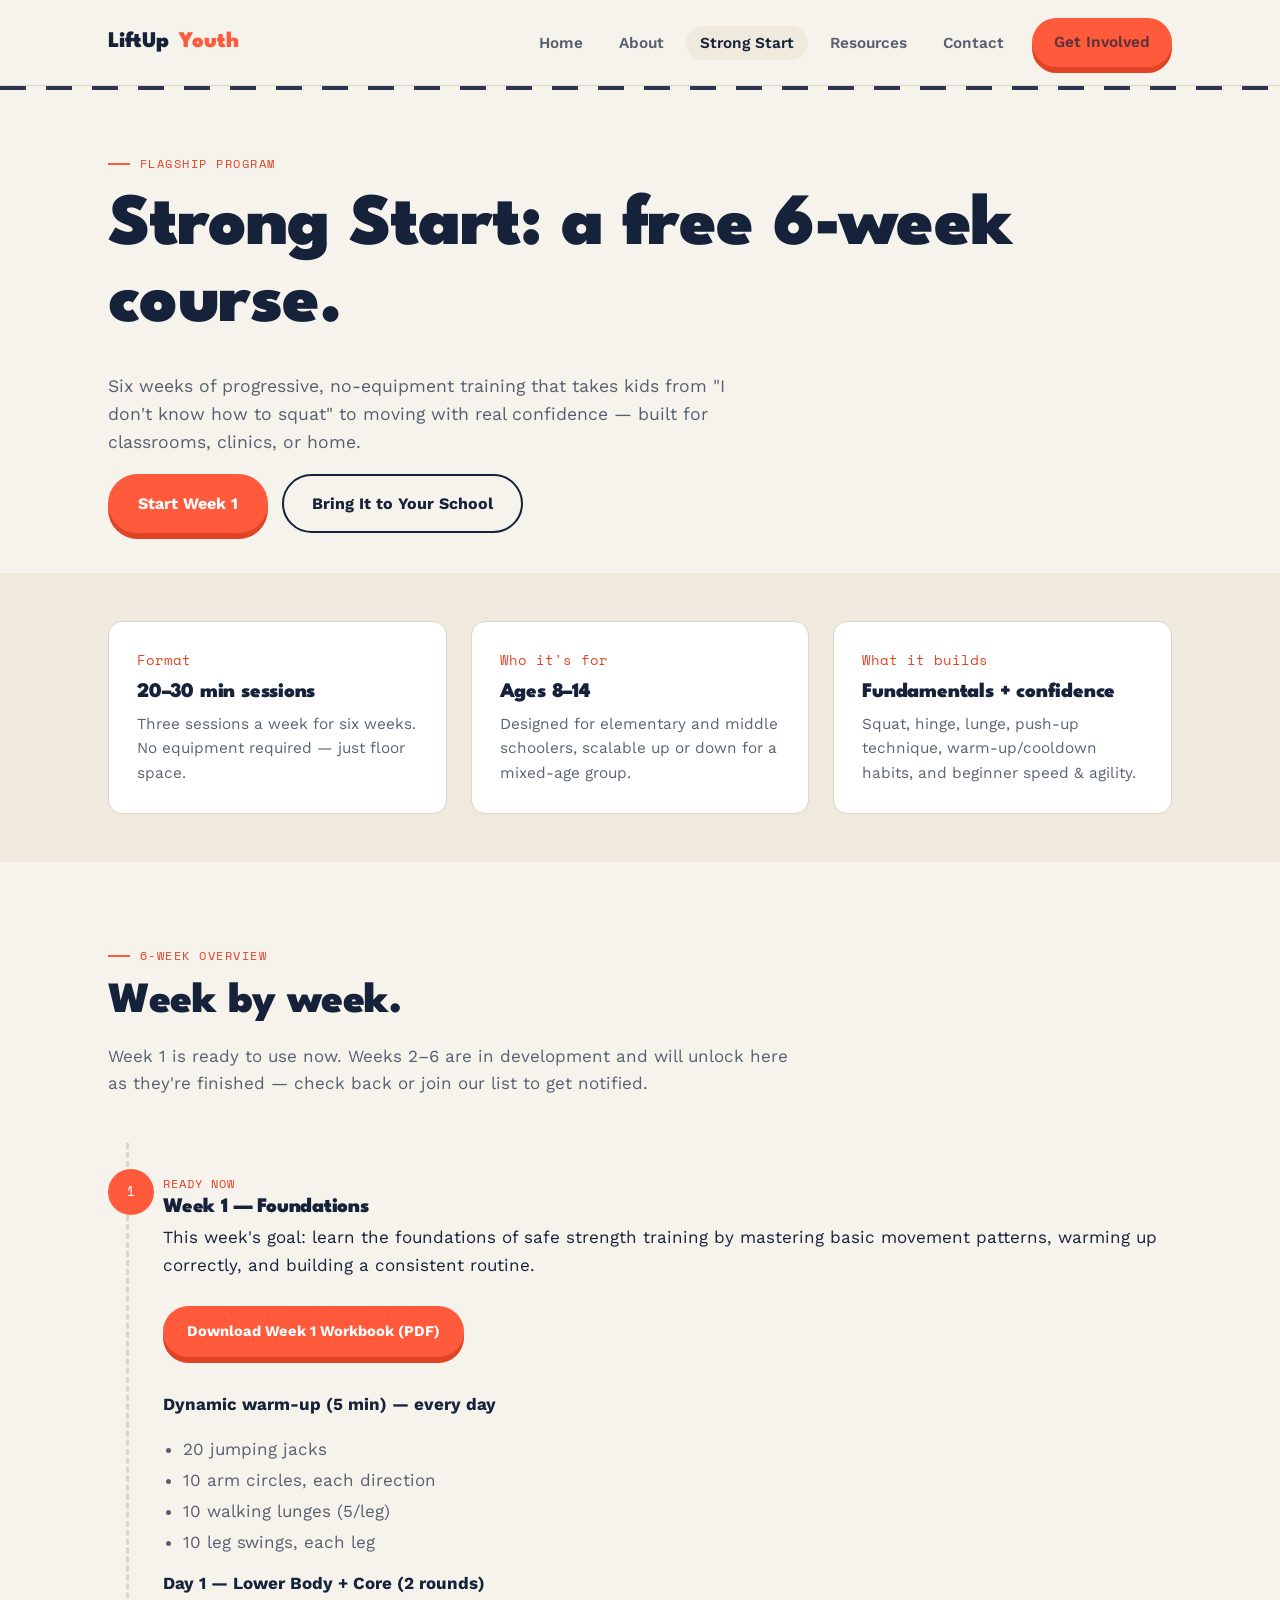
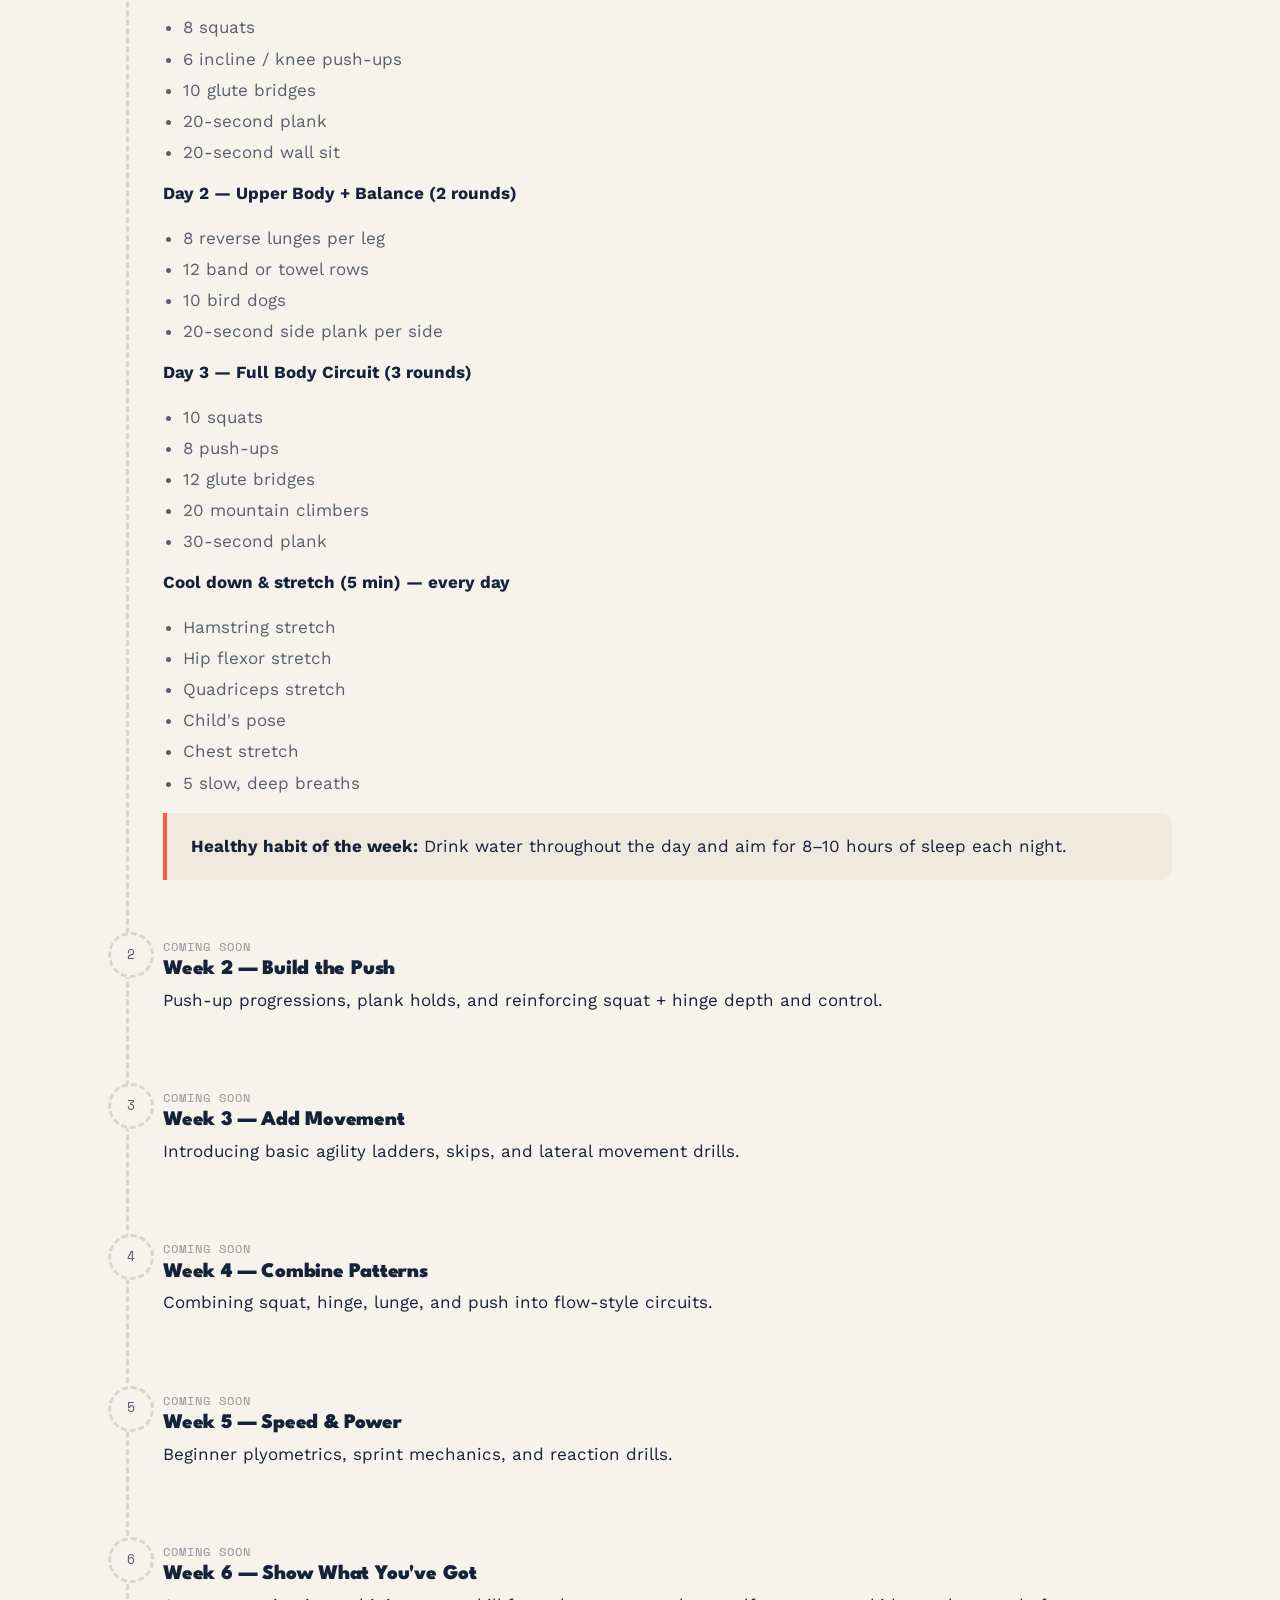
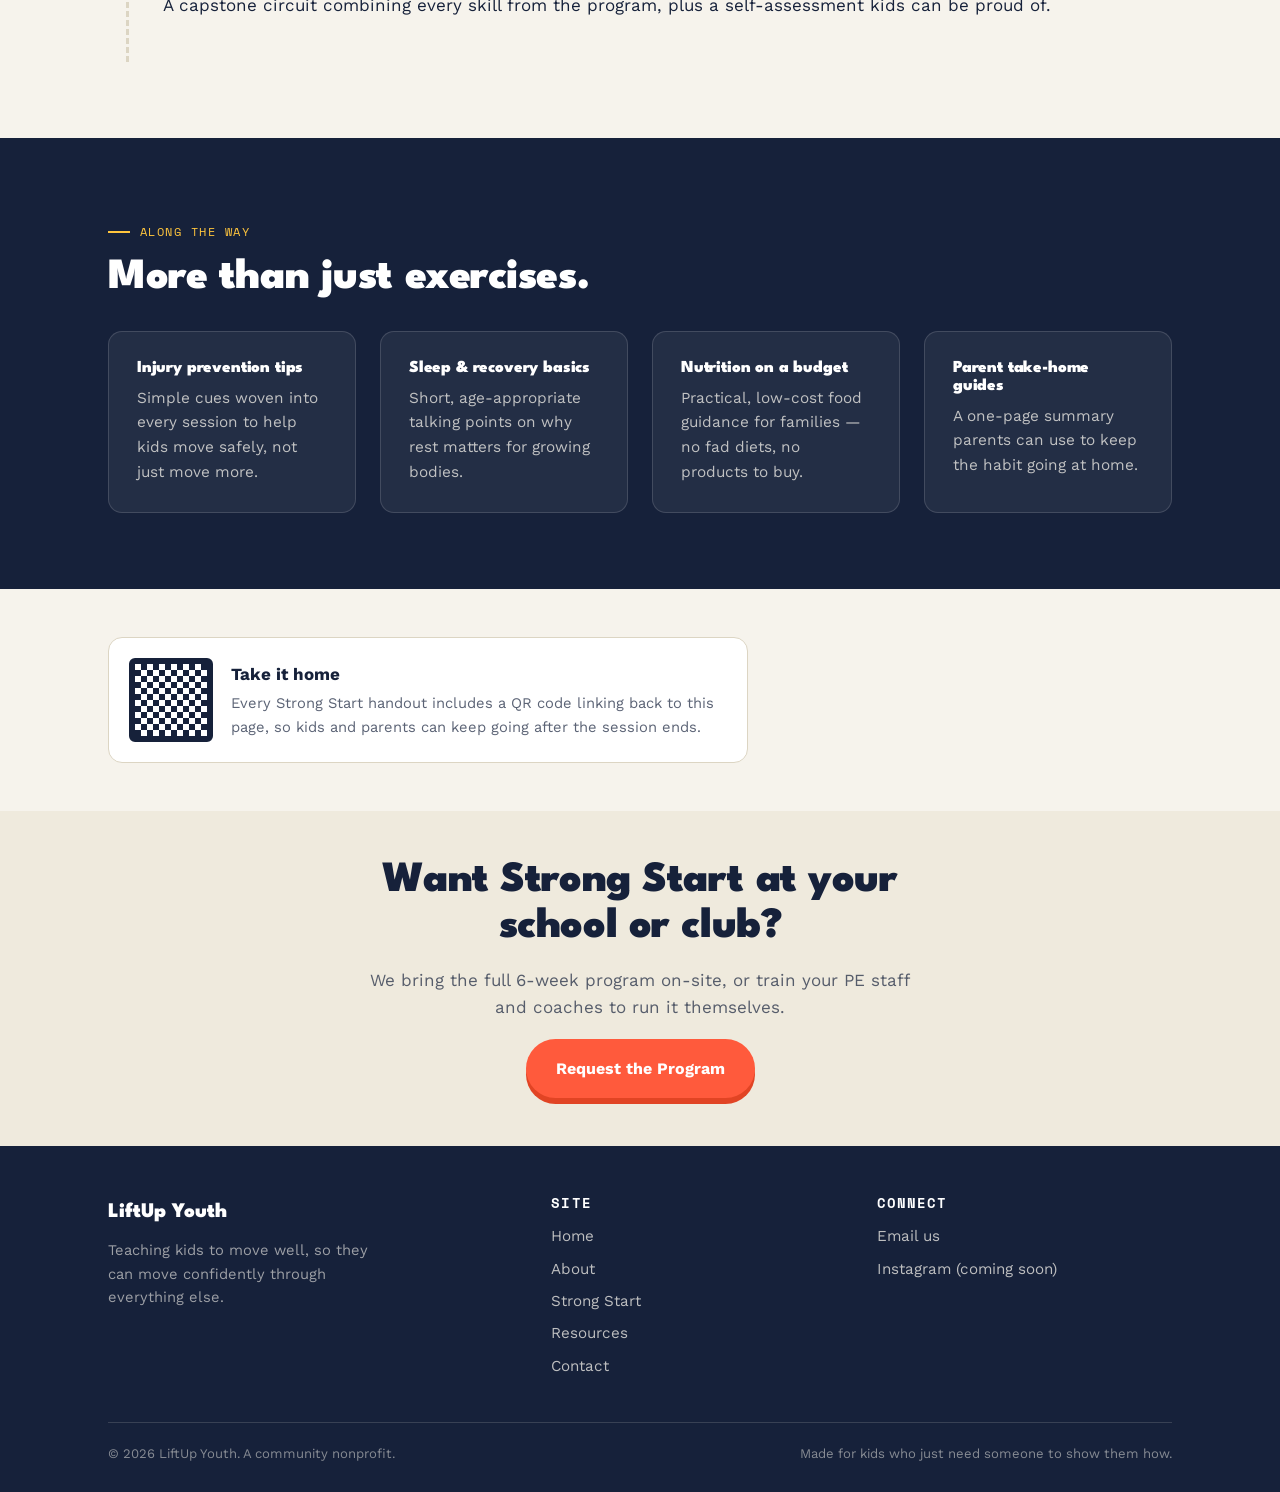
<file: strong-start.html>
<!DOCTYPE html>
<html lang="en">
<head>
<meta charset="UTF-8">
<meta name="viewport" content="width=device-width, initial-scale=1.0">
<title>Strong Start Program — LiftUp Youth</title>
<meta name="description" content="A free 6-week, no-equipment movement fundamentals program for kids.">
<link rel="stylesheet" href="styles.css">
</head>
<body>

<header class="site">
  <nav class="nav">
    <a href="index.html" class="logo">LiftUp<span class="dot">Youth</span></a>
    <button class="nav-toggle" aria-label="Toggle menu" onclick="document.querySelector('.nav-links').classList.toggle('open')">
      <span></span><span></span><span></span>
    </button>
    <ul class="nav-links">
      <li><a href="index.html">Home</a></li>
      <li><a href="about.html">About</a></li>
      <li><a href="strong-start.html" class="active">Strong Start</a></li>
      <li><a href="resources.html">Resources</a></li>
      <li><a href="contact.html">Contact</a></li>
      <li class="nav-cta"><a href="contact.html" class="btn btn-primary" style="padding:10px 20px;">Get Involved</a></li>
    </ul>
  </nav>
</header>
<div class="lane-divider thin"></div>

<section class="page-hero">
  <div class="wrap">
    <div class="eyebrow">Flagship program</div>
    <h1>Strong Start: a free 6-week course.</h1>
    <p class="lead">Six weeks of progressive, no-equipment training that takes kids from "I don't know how to squat" to moving with real confidence — built for classrooms, clinics, or home.</p>
    <div class="hero-actions">
      <a href="#week-1" class="btn btn-primary">Start Week 1</a>
      <a href="contact.html" class="btn btn-outline">Bring It to Your School</a>
    </div>
  </div>
</section>

<section class="tight bg-chalk-2">
  <div class="wrap">
    <div class="grid grid-3">
      <div class="card">
        <span class="num">Format</span>
        <h3>20–30 min sessions</h3>
        <p>Three sessions a week for six weeks. No equipment required — just floor space.</p>
      </div>
      <div class="card">
        <span class="num">Who it's for</span>
        <h3>Ages 8–14</h3>
        <p>Designed for elementary and middle schoolers, scalable up or down for a mixed-age group.</p>
      </div>
      <div class="card">
        <span class="num">What it builds</span>
        <h3>Fundamentals + confidence</h3>
        <p>Squat, hinge, lunge, push-up technique, warm-up/cooldown habits, and beginner speed &amp; agility.</p>
      </div>
    </div>
  </div>
</section>

<section id="week-1">
  <div class="wrap">
    <div class="section-head">
      <div class="eyebrow">6-week overview</div>
      <h2>Week by week.</h2>
      <p style="color:var(--ink-70);">Week 1 is ready to use now. Weeks 2–6 are in development and will unlock here as they're finished — check back or join our list to get notified.</p>
    </div>

    <div class="weeks">
      <div class="week ready" data-w="1">
        <span class="status">Ready now</span>
        <h3>Week 1 — Foundations</h3>
        <p>This week's goal: learn the foundations of safe strength training by mastering basic movement patterns, warming up correctly, and building a consistent routine.</p>
        <a href="Week1-Workbook.pdf" target="_blank" class="btn btn-primary" style="margin:10px 0 20px; padding:12px 22px; font-size:0.92rem;">Download Week 1 Workbook (PDF)</a>
        <p style="margin-top:14px; font-weight:700; color:var(--ink);">Dynamic warm-up (5 min) — every day</p>
        <ul>
          <li>20 jumping jacks</li>
          <li>10 arm circles, each direction</li>
          <li>10 walking lunges (5/leg)</li>
          <li>10 leg swings, each leg</li>
        </ul>
        <p style="margin-top:14px; font-weight:700; color:var(--ink);">Day 1 — Lower Body + Core (2 rounds)</p>
        <ul>
          <li>8 squats</li>
          <li>6 incline / knee push-ups</li>
          <li>10 glute bridges</li>
          <li>20-second plank</li>
          <li>20-second wall sit</li>
        </ul>
        <p style="margin-top:14px; font-weight:700; color:var(--ink);">Day 2 — Upper Body + Balance (2 rounds)</p>
        <ul>
          <li>8 reverse lunges per leg</li>
          <li>12 band or towel rows</li>
          <li>10 bird dogs</li>
          <li>20-second side plank per side</li>
        </ul>
        <p style="margin-top:14px; font-weight:700; color:var(--ink);">Day 3 — Full Body Circuit (3 rounds)</p>
        <ul>
          <li>10 squats</li>
          <li>8 push-ups</li>
          <li>12 glute bridges</li>
          <li>20 mountain climbers</li>
          <li>30-second plank</li>
        </ul>
        <p style="margin-top:14px; font-weight:700; color:var(--ink);">Cool down &amp; stretch (5 min) — every day</p>
        <ul>
          <li>Hamstring stretch</li>
          <li>Hip flexor stretch</li>
          <li>Quadriceps stretch</li>
          <li>Child's pose</li>
          <li>Chest stretch</li>
          <li>5 slow, deep breaths</li>
        </ul>
        <div class="callout" style="margin-top:16px;">
          <p><strong>Healthy habit of the week:</strong> Drink water throughout the day and aim for 8–10 hours of sleep each night.</p>
        </div>
      </div>
      <div class="week" data-w="2">
        <span class="status">Coming soon</span>
        <h3>Week 2 — Build the Push</h3>
        <p>Push-up progressions, plank holds, and reinforcing squat + hinge depth and control.</p>
      </div>
      <div class="week" data-w="3">
        <span class="status">Coming soon</span>
        <h3>Week 3 — Add Movement</h3>
        <p>Introducing basic agility ladders, skips, and lateral movement drills.</p>
      </div>
      <div class="week" data-w="4">
        <span class="status">Coming soon</span>
        <h3>Week 4 — Combine Patterns</h3>
        <p>Combining squat, hinge, lunge, and push into flow-style circuits.</p>
      </div>
      <div class="week" data-w="5">
        <span class="status">Coming soon</span>
        <h3>Week 5 — Speed &amp; Power</h3>
        <p>Beginner plyometrics, sprint mechanics, and reaction drills.</p>
      </div>
      <div class="week" data-w="6">
        <span class="status">Coming soon</span>
        <h3>Week 6 — Show What You've Got</h3>
        <p>A capstone circuit combining every skill from the program, plus a self-assessment kids can be proud of.</p>
      </div>
    </div>
  </div>
</section>

<section class="bg-ink">
  <div class="wrap">
    <div class="eyebrow">Along the way</div>
    <h2>More than just exercises.</h2>
    <div class="grid grid-4" style="margin-top:30px;">
      <div class="card on-ink">
        <h3 style="font-size:1.05rem;">Injury prevention tips</h3>
        <p>Simple cues woven into every session to help kids move safely, not just move more.</p>
      </div>
      <div class="card on-ink">
        <h3 style="font-size:1.05rem;">Sleep &amp; recovery basics</h3>
        <p>Short, age-appropriate talking points on why rest matters for growing bodies.</p>
      </div>
      <div class="card on-ink">
        <h3 style="font-size:1.05rem;">Nutrition on a budget</h3>
        <p>Practical, low-cost food guidance for families — no fad diets, no products to buy.</p>
      </div>
      <div class="card on-ink">
        <h3 style="font-size:1.05rem;">Parent take-home guides</h3>
        <p>A one-page summary parents can use to keep the habit going at home.</p>
      </div>
    </div>
  </div>
</section>

<section class="tight">
  <div class="wrap">
    <div class="qr-block" style="max-width:640px;">
      <div class="qr-box"></div>
      <div>
        <strong style="display:block; margin-bottom:4px;">Take it home</strong>
        <p style="margin:0; color:var(--ink-70); font-size:0.92rem;">Every Strong Start handout includes a QR code linking back to this page, so kids and parents can keep going after the session ends.</p>
      </div>
    </div>
  </div>
</section>

<section class="bg-chalk-2 tight">
  <div class="wrap center" style="max-width:600px;">
    <h2>Want Strong Start at your school or club?</h2>
    <p style="color:var(--ink-70);">We bring the full 6-week program on-site, or train your PE staff and coaches to run it themselves.</p>
    <a href="contact.html" class="btn btn-primary">Request the Program</a>
  </div>
</section>

<footer class="site">
  <div class="wrap">
    <div class="foot-grid">
      <div>
        <span class="foot-logo">LiftUp Youth</span>
        <p style="max-width:32ch; color:rgba(246,243,236,0.6); font-size:0.92rem;">Teaching kids to move well, so they can move confidently through everything else.</p>
      </div>
      <div>
        <h4>Site</h4>
        <a href="index.html">Home</a>
        <a href="about.html">About</a>
        <a href="strong-start.html">Strong Start</a>
        <a href="resources.html">Resources</a>
        <a href="contact.html">Contact</a>
      </div>
      <div>
        <h4>Connect</h4>
        <a href="contact.html">Email us</a>
        <a href="#">Instagram (coming soon)</a>
      </div>
    </div>
    <div class="foot-bottom">
      <span>© 2026 LiftUp Youth. A community nonprofit.</span>
      <span>Made for kids who just need someone to show them how.</span>
    </div>
  </div>
</footer>

<script src="script.js"></script>
</body>
</html>
</file>
<file: styles.css>
/* ============================================
   LIFTUP YOUTH — DESIGN TOKENS
   Palette:
     --chalk:   #F6F3EC  (background, chalk-dust white)
     --ink:     #16213A  (primary text / navy)
     --coral:   #FF5A3C  (primary accent — energy, effort)
     --track:   #FFC53D  (secondary accent — track/field yellow)
     --grass:   #3F8C5A  (tertiary — parks, growth, community)
     --lane:    #E7E1D3  (hairline / divider on chalk)
   Type:
     Display  — 'League Spartan' (chunky, athletic, poster-like)
     Body     — 'Work Sans' (clean, legible, warm)
     Utility  — 'Space Mono' (stopwatch / scoreboard numerals)
   Signature:
     The "lane line" — a dashed track-lane rule that runs through
     section dividers, and a hand-drawn arc motion-path used to
     mark movement/technique callouts.
   ============================================ */

@import url('https://fonts.googleapis.com/css2?family=League+Spartan:wght@500;700;900&family=Work+Sans:wght@400;500;600;700&family=Space+Mono:wght@400;700&display=swap');

:root {
  --chalk: #F6F3EC;
  --chalk-2: #EFEADD;
  --ink: #16213A;
  --ink-70: rgba(22,33,58,0.7);
  --ink-45: rgba(22,33,58,0.45);
  --coral: #FF5A3C;
  --coral-dark: #E14424;
  --track: #FFC53D;
  --grass: #3F8C5A;
  --lane: #DCD5C3;
  --white: #FFFFFF;

  --font-display: 'League Spartan', sans-serif;
  --font-body: 'Work Sans', sans-serif;
  --font-mono: 'Space Mono', monospace;

  --max-w: 1120px;
  --radius: 14px;
}

* { box-sizing: border-box; }

html { scroll-behavior: smooth; }

body {
  margin: 0;
  background: var(--chalk);
  color: var(--ink);
  font-family: var(--font-body);
  font-size: 17px;
  line-height: 1.6;
  -webkit-font-smoothing: antialiased;
}

img { max-width: 100%; display: block; }

a { color: inherit; }

.wrap {
  max-width: var(--max-w);
  margin: 0 auto;
  padding: 0 28px;
}

h1, h2, h3, h4 {
  font-family: var(--font-display);
  font-weight: 900;
  line-height: 1.05;
  margin: 0 0 0.4em 0;
  letter-spacing: -0.01em;
}

h1 { font-size: clamp(2.6rem, 6vw, 4.6rem); }
h2 { font-size: clamp(1.9rem, 4vw, 2.7rem); }
h3 { font-size: 1.3rem; text-transform: none; }

p { margin: 0 0 1em 0; }

.eyebrow {
  font-family: var(--font-mono);
  font-size: 0.78rem;
  letter-spacing: 0.12em;
  text-transform: uppercase;
  color: var(--coral-dark);
  display: inline-flex;
  align-items: center;
  gap: 10px;
  margin-bottom: 14px;
}

.eyebrow::before {
  content: "";
  width: 22px;
  height: 2px;
  background: var(--coral);
  display: inline-block;
}

/* ---------- Buttons ---------- */
.btn {
  display: inline-flex;
  align-items: center;
  justify-content: center;
  gap: 8px;
  font-family: var(--font-body);
  font-weight: 700;
  font-size: 1rem;
  padding: 15px 28px;
  border-radius: 999px;
  text-decoration: none;
  border: 2px solid transparent;
  cursor: pointer;
  transition: transform 0.15s ease, box-shadow 0.15s ease, background 0.15s ease, color 0.15s ease;
}
.btn:hover { transform: translateY(-2px); }

.btn-primary {
  background: var(--coral);
  color: var(--white);
  box-shadow: 0 6px 0 var(--coral-dark);
}
.btn-primary:hover { box-shadow: 0 8px 0 var(--coral-dark); }
.btn-primary:active { transform: translateY(2px); box-shadow: 0 3px 0 var(--coral-dark); }

.btn-outline {
  background: transparent;
  color: var(--ink);
  border-color: var(--ink);
}
.btn-outline:hover { background: var(--ink); color: var(--chalk); }

.btn-track {
  background: var(--track);
  color: var(--ink);
  box-shadow: 0 6px 0 #D9A521;
}
.btn-track:hover { box-shadow: 0 8px 0 #D9A521; }
.btn-track:active { transform: translateY(2px); box-shadow: 0 3px 0 #D9A521; }

/* ---------- Header / Nav ---------- */
header.site {
  position: sticky;
  top: 0;
  z-index: 50;
  background: rgba(246,243,236,0.92);
  backdrop-filter: blur(6px);
  border-bottom: 1px solid var(--lane);
}

.nav {
  display: flex;
  align-items: center;
  justify-content: space-between;
  padding: 18px 28px;
  max-width: var(--max-w);
  margin: 0 auto;
}

.logo {
  font-family: var(--font-display);
  font-weight: 900;
  font-size: 1.4rem;
  text-decoration: none;
  color: var(--ink);
  display: flex;
  align-items: center;
  gap: 10px;
}
.logo .dot { color: var(--coral); }

.nav-links {
  display: flex;
  gap: 8px;
  list-style: none;
  margin: 0;
  padding: 0;
  align-items: center;
}

.nav-links a {
  text-decoration: none;
  font-weight: 600;
  font-size: 0.96rem;
  color: var(--ink-70);
  padding: 8px 14px;
  border-radius: 999px;
  transition: background 0.15s ease, color 0.15s ease;
}
.nav-links a:hover { background: var(--chalk-2); color: var(--ink); }
.nav-links a.active { color: var(--ink); background: var(--chalk-2); }

.nav-cta { margin-left: 6px; }

.nav-toggle {
  display: none;
  background: none;
  border: none;
  cursor: pointer;
  padding: 6px;
}
.nav-toggle span {
  display: block;
  width: 24px;
  height: 3px;
  background: var(--ink);
  margin: 5px 0;
  border-radius: 2px;
}

@media (max-width: 860px) {
  .nav-toggle { display: block; }
  .nav-links {
    position: absolute;
    top: 100%;
    left: 0;
    right: 0;
    background: var(--chalk);
    flex-direction: column;
    align-items: stretch;
    padding: 10px 28px 22px;
    border-bottom: 1px solid var(--lane);
    display: none;
  }
  .nav-links.open { display: flex; }
  .nav-links a { padding: 12px 10px; }
  .nav-cta { margin-left: 0; margin-top: 6px; }
}

/* ---------- Lane divider (signature motif) ---------- */
.lane-divider {
  height: 10px;
  width: 100%;
  background-image: repeating-linear-gradient(
    90deg,
    var(--ink) 0px, var(--ink) 26px,
    transparent 26px, transparent 46px
  );
  opacity: 0.9;
}
.lane-divider.thin { height: 4px; }
.lane-divider.coral {
  background-image: repeating-linear-gradient(
    90deg, var(--coral) 0px, var(--coral) 26px, transparent 26px, transparent 46px
  );
}

/* ---------- Hero ---------- */
.hero {
  position: relative;
  overflow: hidden;
  padding: 76px 0 60px;
}

.hero-grid {
  display: grid;
  grid-template-columns: 1.15fr 0.85fr;
  gap: 40px;
  align-items: center;
}

@media (max-width: 860px) {
  .hero-grid { grid-template-columns: 1fr; }
}

.hero h1 span.hl { color: var(--coral); }

.hero-sub {
  font-size: 1.15rem;
  color: var(--ink-70);
  max-width: 46ch;
  margin-bottom: 30px;
}

.hero-actions { display: flex; gap: 14px; flex-wrap: wrap; }

.hero-art {
  position: relative;
  aspect-ratio: 1/1;
  display: flex;
  align-items: center;
  justify-content: center;
}

/* ---------- Sections ---------- */
section { padding: 76px 0; }
section.tight { padding: 48px 0; }

.section-head { max-width: 62ch; margin-bottom: 46px; }

.bg-ink { background: var(--ink); color: var(--chalk); }
.bg-ink .eyebrow { color: var(--track); }
.bg-ink .eyebrow::before { background: var(--track); }
.bg-ink h2, .bg-ink h3 { color: var(--white); }
.bg-ink p { color: rgba(246,243,236,0.78); }

.bg-chalk-2 { background: var(--chalk-2); }

/* ---------- Cards ---------- */
.grid {
  display: grid;
  gap: 24px;
}
.grid-3 { grid-template-columns: repeat(3, 1fr); }
.grid-2 { grid-template-columns: repeat(2, 1fr); }
.grid-4 { grid-template-columns: repeat(4, 1fr); }

@media (max-width: 900px) {
  .grid-3, .grid-4 { grid-template-columns: repeat(2, 1fr); }
}
@media (max-width: 600px) {
  .grid-3, .grid-4, .grid-2 { grid-template-columns: 1fr; }
}

.card {
  background: var(--white);
  border: 1px solid var(--lane);
  border-radius: var(--radius);
  padding: 28px;
  transition: transform 0.15s ease, box-shadow 0.15s ease;
}
.card:hover { transform: translateY(-4px); box-shadow: 0 14px 30px rgba(22,33,58,0.08); }

.card .num {
  font-family: var(--font-mono);
  font-size: 0.85rem;
  color: var(--coral-dark);
  margin-bottom: 10px;
  display: block;
}

.card h3 { margin-bottom: 8px; }
.card p { color: var(--ink-70); margin-bottom: 0; font-size: 0.96rem; }

.card.on-ink {
  background: rgba(255,255,255,0.06);
  border-color: rgba(255,255,255,0.14);
}
.card.on-ink p { color: rgba(246,243,236,0.75); }
.card.on-ink h3 { color: var(--white); }

/* pill tag */
.tag {
  display: inline-block;
  font-family: var(--font-mono);
  font-size: 0.72rem;
  letter-spacing: 0.06em;
  text-transform: uppercase;
  padding: 4px 10px;
  border-radius: 999px;
  background: var(--track);
  color: var(--ink);
  margin-bottom: 10px;
}
.tag.coral { background: var(--coral); color: var(--white); }
.tag.grass { background: var(--grass); color: var(--white); }
.tag.muted { background: var(--lane); color: var(--ink-70); }

/* ---------- Week timeline (Strong Start) ---------- */
.weeks {
  display: flex;
  flex-direction: column;
  gap: 0;
  border-left: 3px dashed var(--lane);
  margin-left: 18px;
}
.week {
  position: relative;
  padding: 26px 0 26px 34px;
}
.week::before {
  content: attr(data-w);
  position: absolute;
  left: -21px;
  top: 26px;
  width: 40px;
  height: 40px;
  border-radius: 50%;
  background: var(--chalk);
  border: 3px dashed var(--lane);
  display: flex;
  align-items: center;
  justify-content: center;
  font-family: var(--font-mono);
  font-size: 0.8rem;
  color: var(--ink-70);
}
.week.ready::before {
  background: var(--coral);
  border-color: var(--coral);
  color: var(--white);
  border-style: solid;
}
.week h3 { margin-bottom: 6px; }
.week .status {
  font-family: var(--font-mono);
  font-size: 0.75rem;
  text-transform: uppercase;
  letter-spacing: 0.08em;
  color: var(--ink-45);
}
.week.ready .status { color: var(--coral-dark); }
.week ul { margin: 10px 0 0; padding-left: 20px; color: var(--ink-70); }
.week ul li { margin-bottom: 4px; }

/* ---------- Resource grid ---------- */
.resource-card {
  border: 1.5px dashed var(--lane);
  border-radius: var(--radius);
  padding: 26px;
  background: var(--white);
}
.resource-card h3 { display: flex; align-items: center; gap: 10px; }
.resource-card .soon {
  font-family: var(--font-mono);
  font-size: 0.68rem;
  text-transform: uppercase;
  letter-spacing: 0.06em;
  color: var(--ink-45);
  background: var(--chalk-2);
  padding: 3px 9px;
  border-radius: 999px;
}

/* ---------- Forms ---------- */
form.contact-form {
  display: grid;
  gap: 18px;
}
.form-row { display: grid; gap: 8px; }
.form-row.two { grid-template-columns: 1fr 1fr; gap: 18px; }
@media (max-width: 600px) { .form-row.two { grid-template-columns: 1fr; } }

label {
  font-weight: 600;
  font-size: 0.92rem;
}

input, select, textarea {
  font-family: var(--font-body);
  font-size: 1rem;
  padding: 13px 14px;
  border-radius: 10px;
  border: 1.5px solid var(--lane);
  background: var(--white);
  color: var(--ink);
}
input:focus, select:focus, textarea:focus {
  outline: 2px solid var(--coral);
  outline-offset: 1px;
  border-color: var(--coral);
}
textarea { resize: vertical; min-height: 120px; }

.form-note {
  font-size: 0.85rem;
  color: var(--ink-45);
}

/* ---------- Footer ---------- */
footer.site {
  background: var(--ink);
  color: rgba(246,243,236,0.75);
  padding: 50px 0 28px;
}
footer.site .foot-grid {
  display: grid;
  grid-template-columns: 1.4fr 1fr 1fr;
  gap: 30px;
  margin-bottom: 36px;
}
@media (max-width: 700px) {
  footer.site .foot-grid { grid-template-columns: 1fr; }
}
footer.site h4 {
  color: var(--white);
  font-size: 0.85rem;
  text-transform: uppercase;
  letter-spacing: 0.08em;
  font-family: var(--font-mono);
  font-weight: 700;
  margin-bottom: 14px;
}
footer.site a {
  display: block;
  text-decoration: none;
  color: rgba(246,243,236,0.75);
  margin-bottom: 8px;
  font-size: 0.95rem;
}
footer.site a:hover { color: var(--track); }
footer .foot-bottom {
  border-top: 1px solid rgba(246,243,236,0.15);
  padding-top: 20px;
  font-size: 0.82rem;
  color: rgba(246,243,236,0.5);
  display: flex;
  justify-content: space-between;
  flex-wrap: wrap;
  gap: 10px;
}
footer .foot-logo {
  font-family: var(--font-display);
  font-weight: 900;
  color: var(--white);
  font-size: 1.3rem;
  margin-bottom: 10px;
  display: block;
}

/* ---------- Page hero (inner pages) ---------- */
.page-hero {
  padding: 56px 0 40px;
}
.page-hero p.lead {
  font-size: 1.1rem;
  color: var(--ink-70);
  max-width: 60ch;
}

/* ---------- Utility ---------- */
.mt-0 { margin-top: 0; }
.center { text-align: center; margin-left: auto; margin-right: auto; }
.stack { display: flex; flex-direction: column; gap: 14px; }
.callout {
  border-left: 4px solid var(--coral);
  background: var(--chalk-2);
  padding: 20px 24px;
  border-radius: 0 10px 10px 0;
}
.callout p:last-child { margin-bottom: 0; }

.qr-block {
  display: flex;
  align-items: center;
  gap: 18px;
  background: var(--white);
  border: 1px solid var(--lane);
  border-radius: var(--radius);
  padding: 20px;
}
.qr-block .qr-box {
  width: 84px;
  height: 84px;
  flex-shrink: 0;
  background: repeating-conic-gradient(var(--ink) 0% 25%, transparent 0% 50%) 0 0/12px 12px;
  border: 6px solid var(--ink);
  border-radius: 6px;
}
</file>
